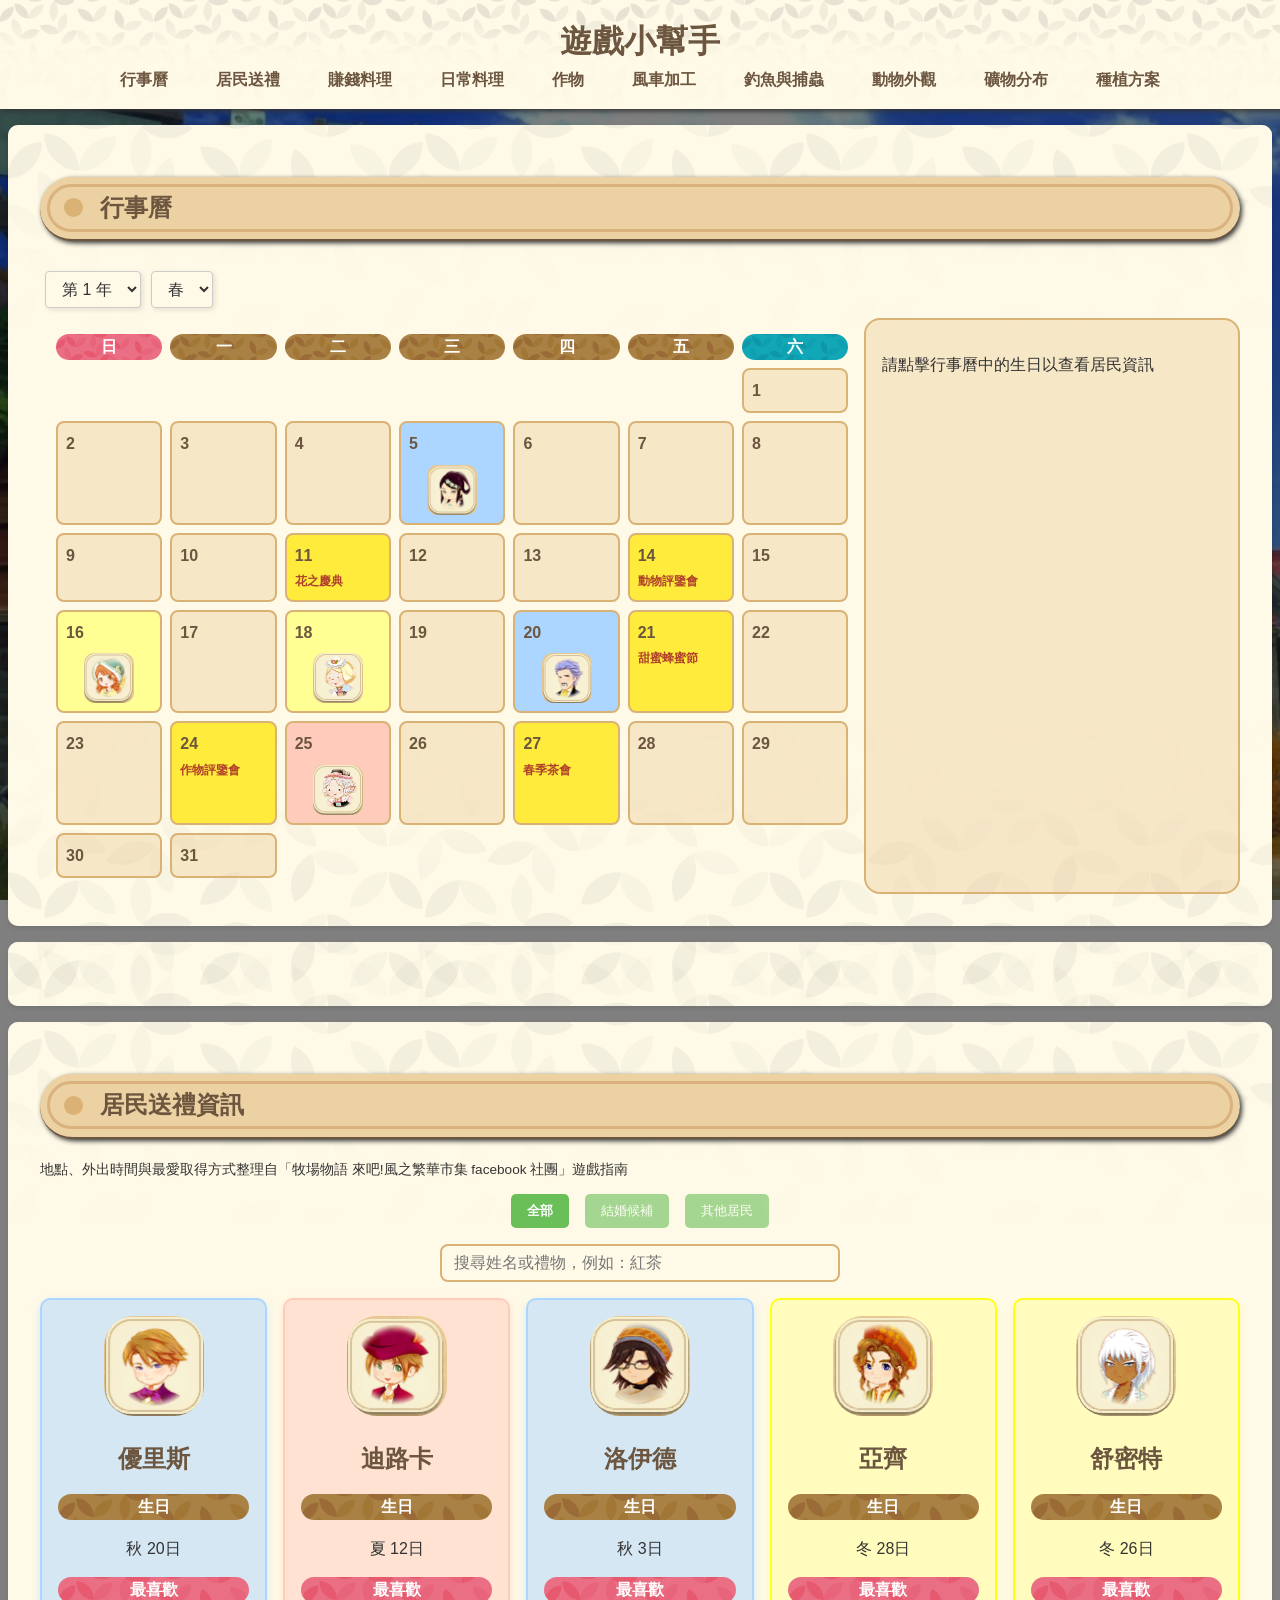
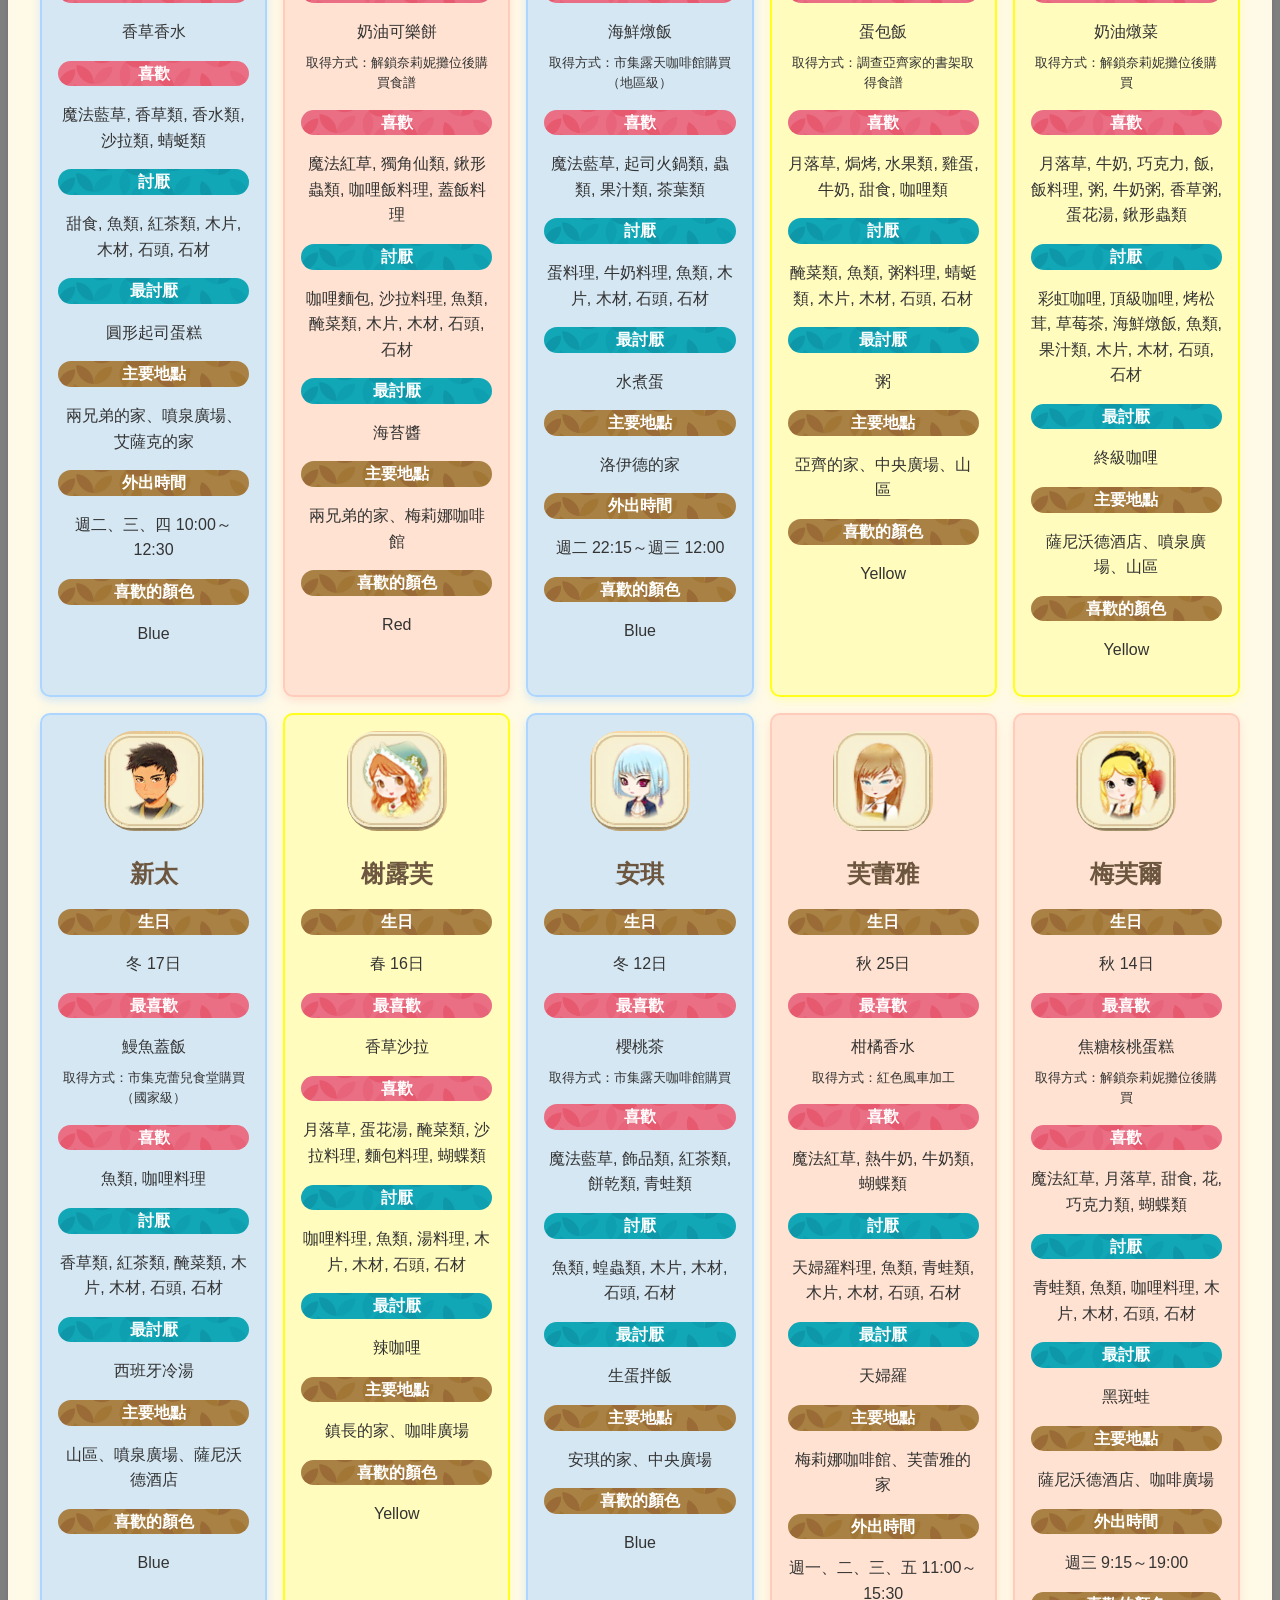
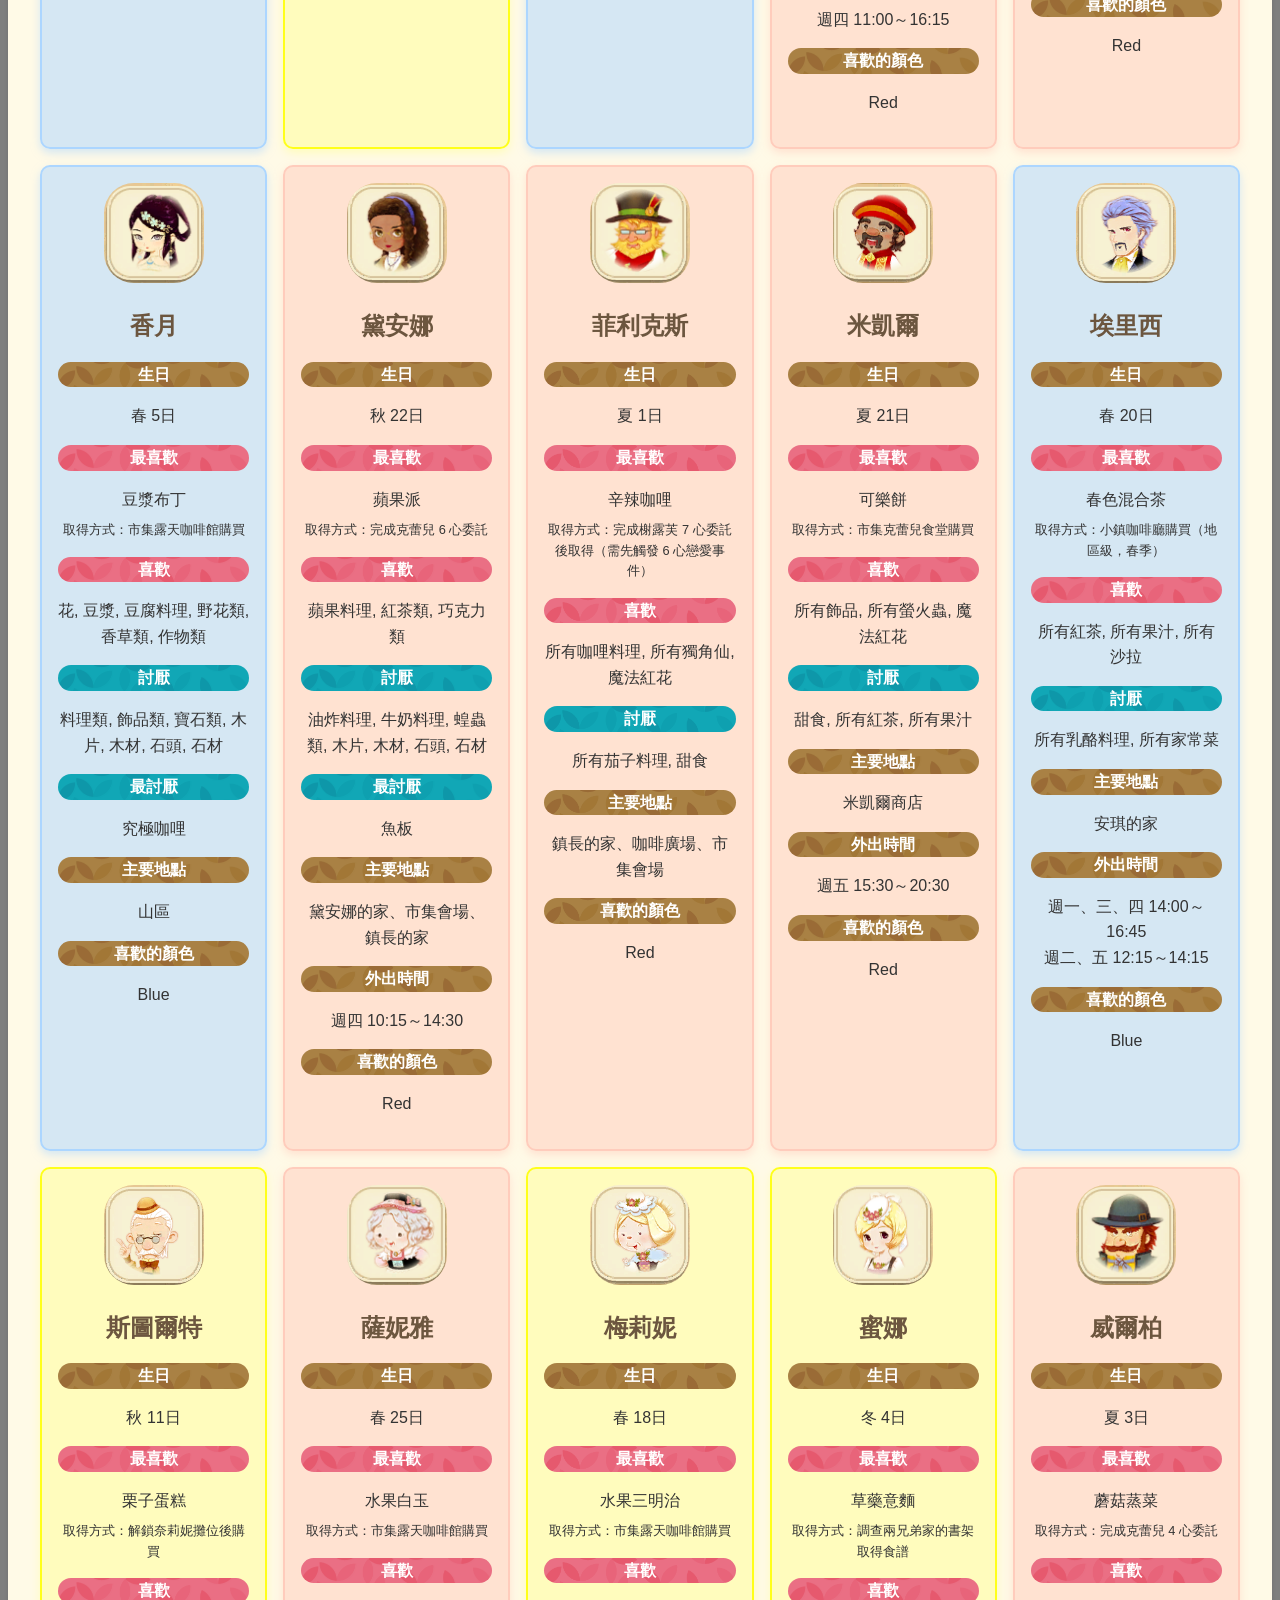
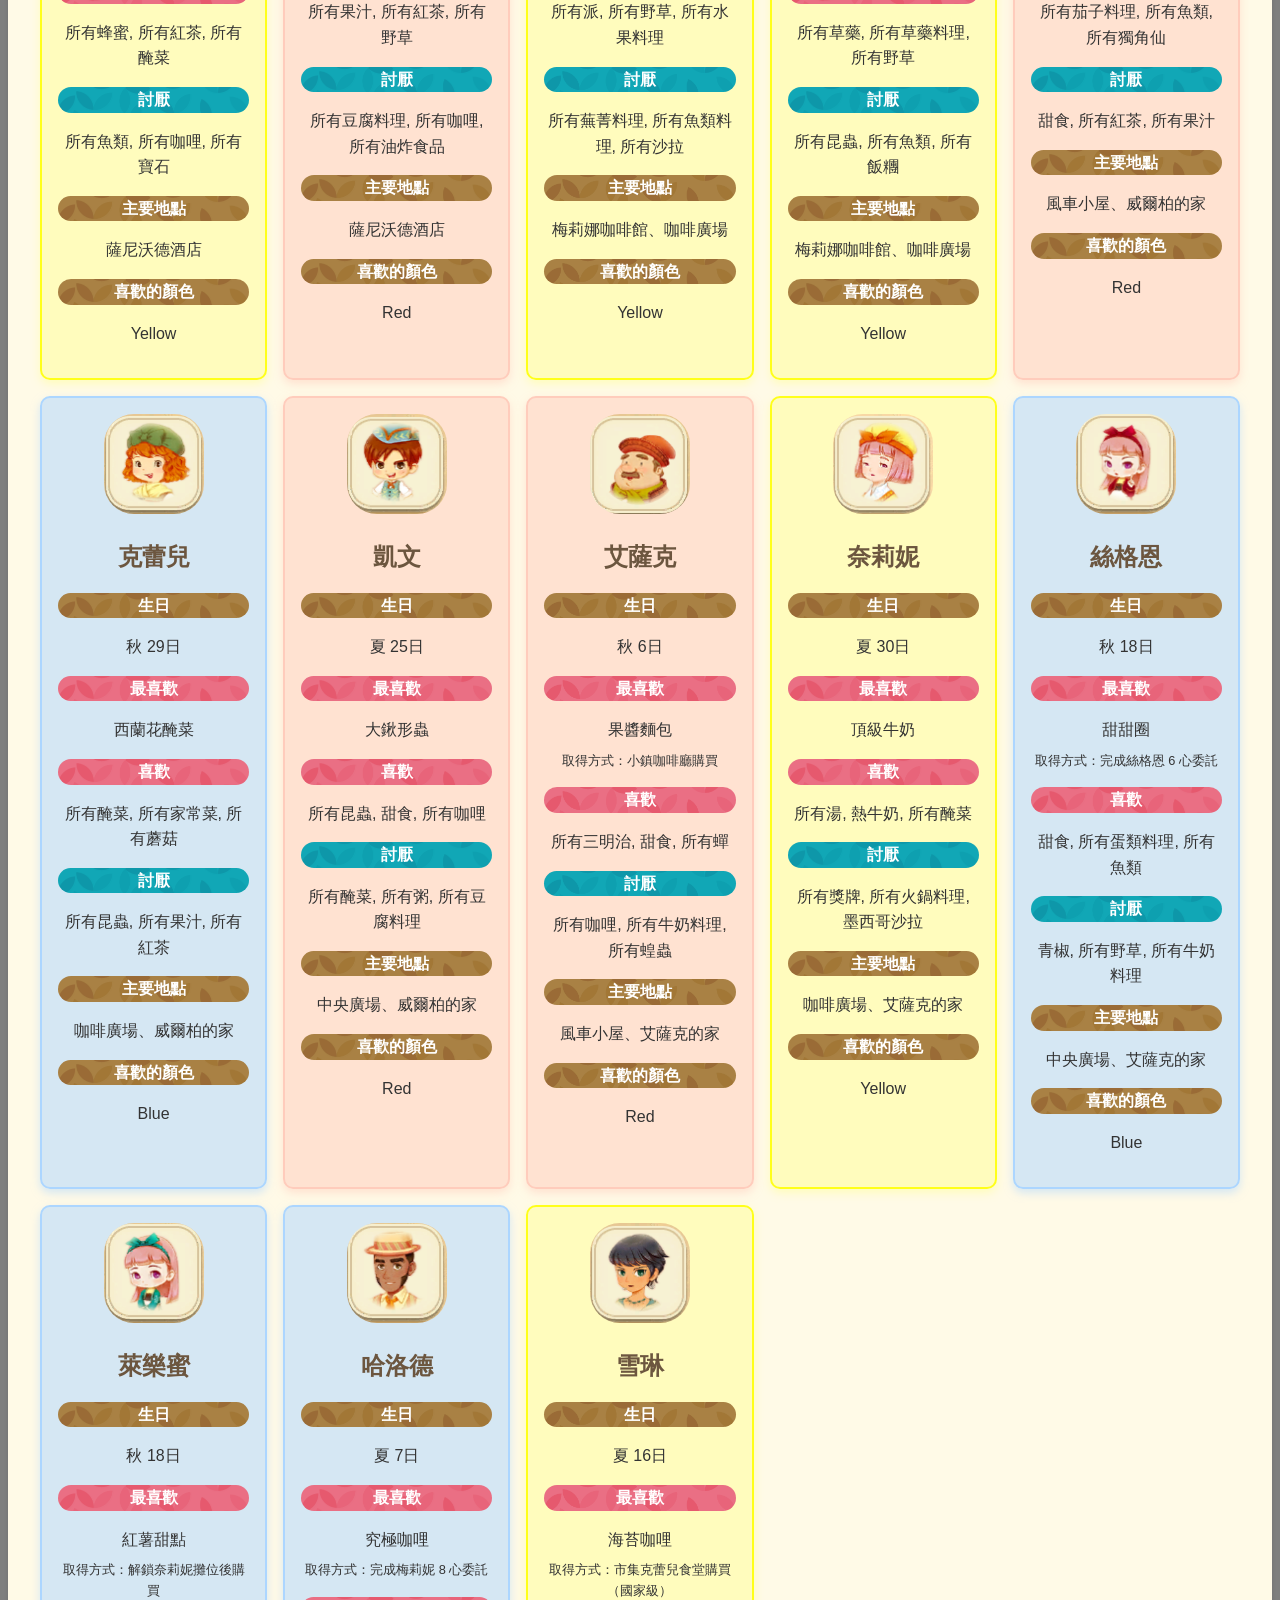
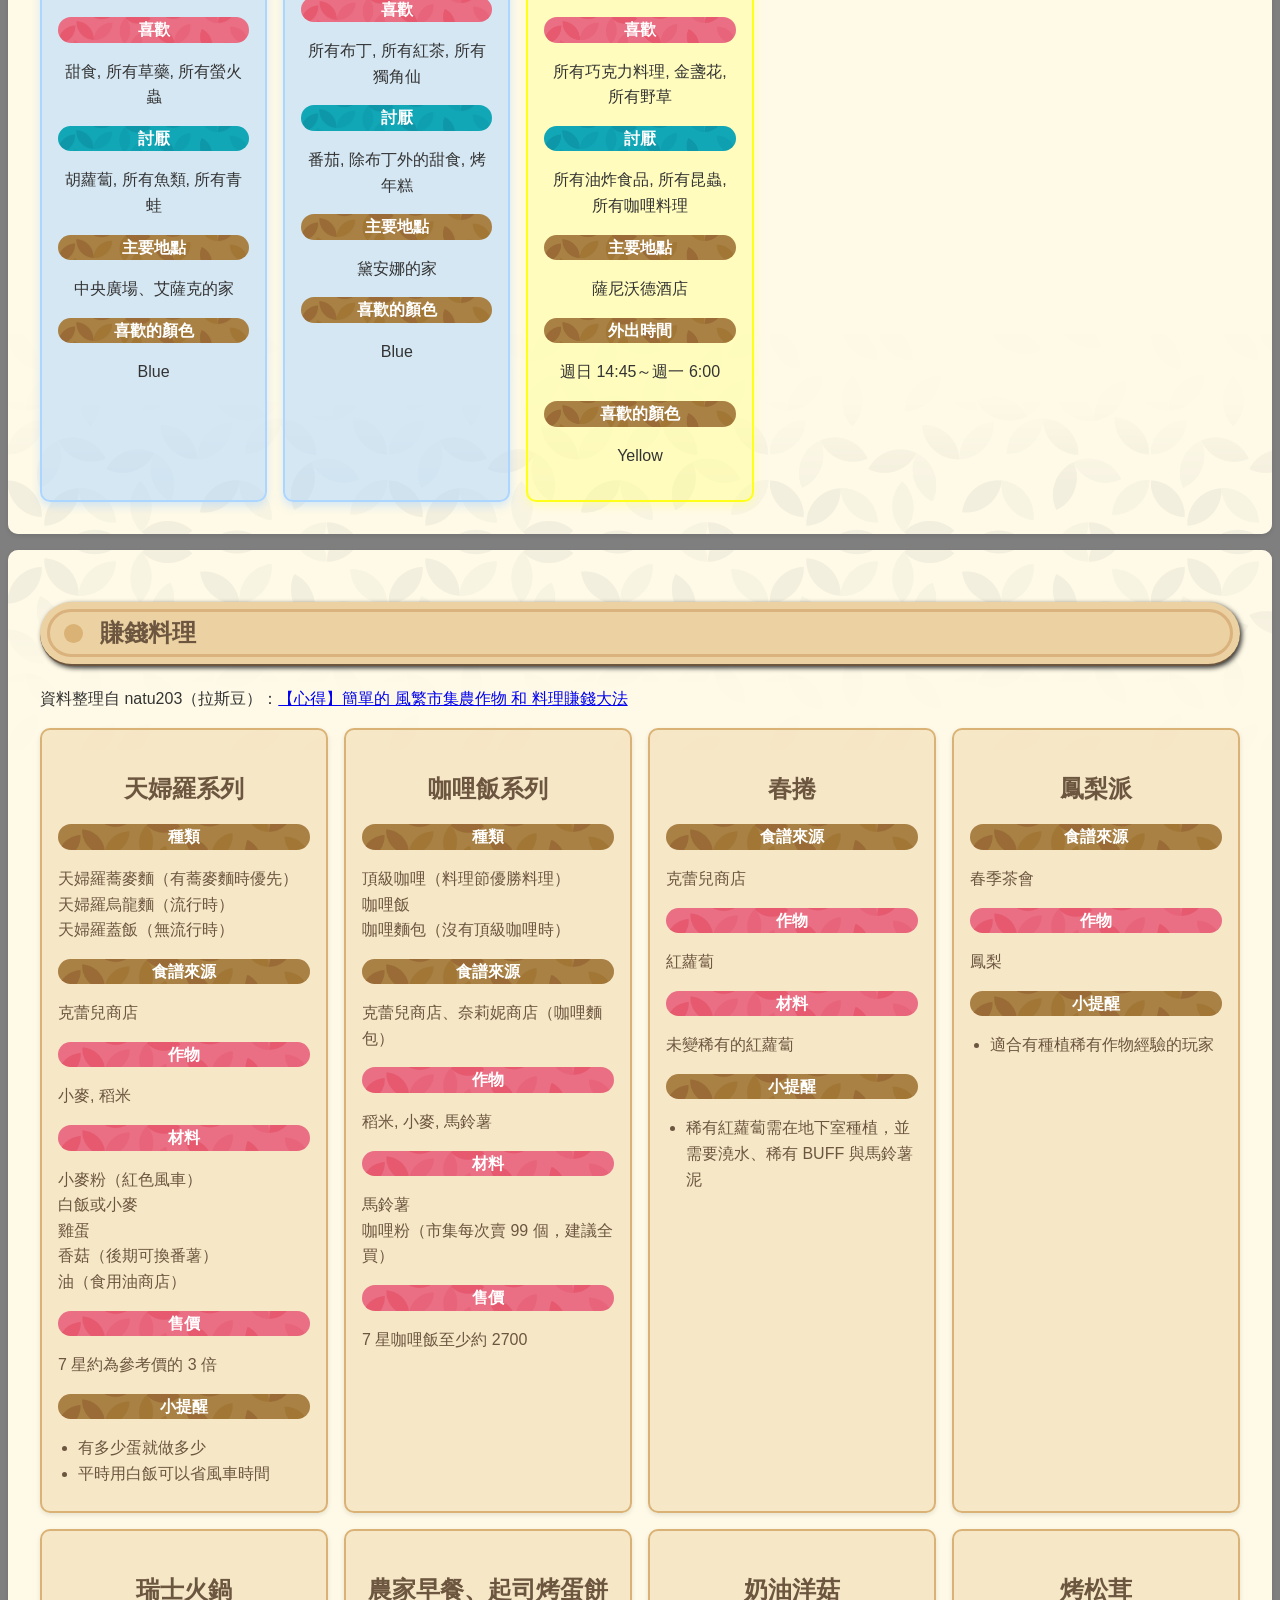
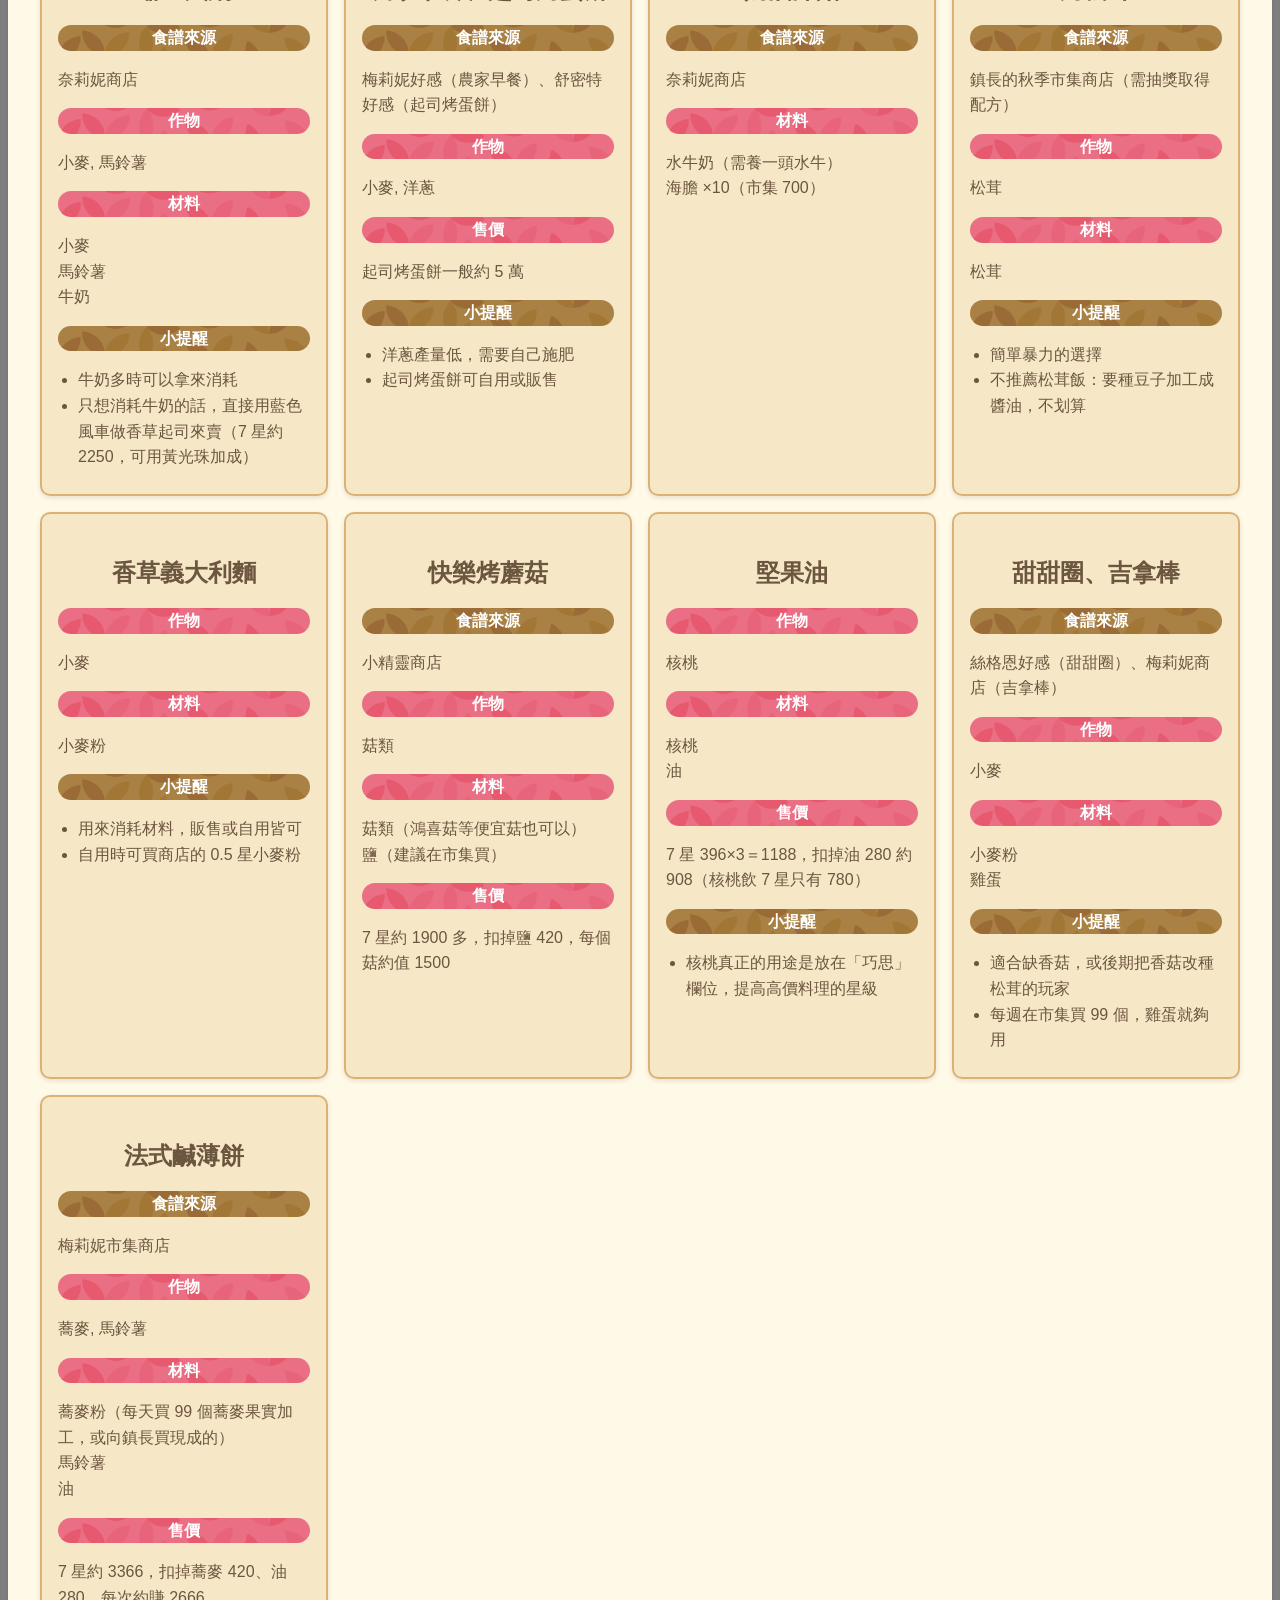
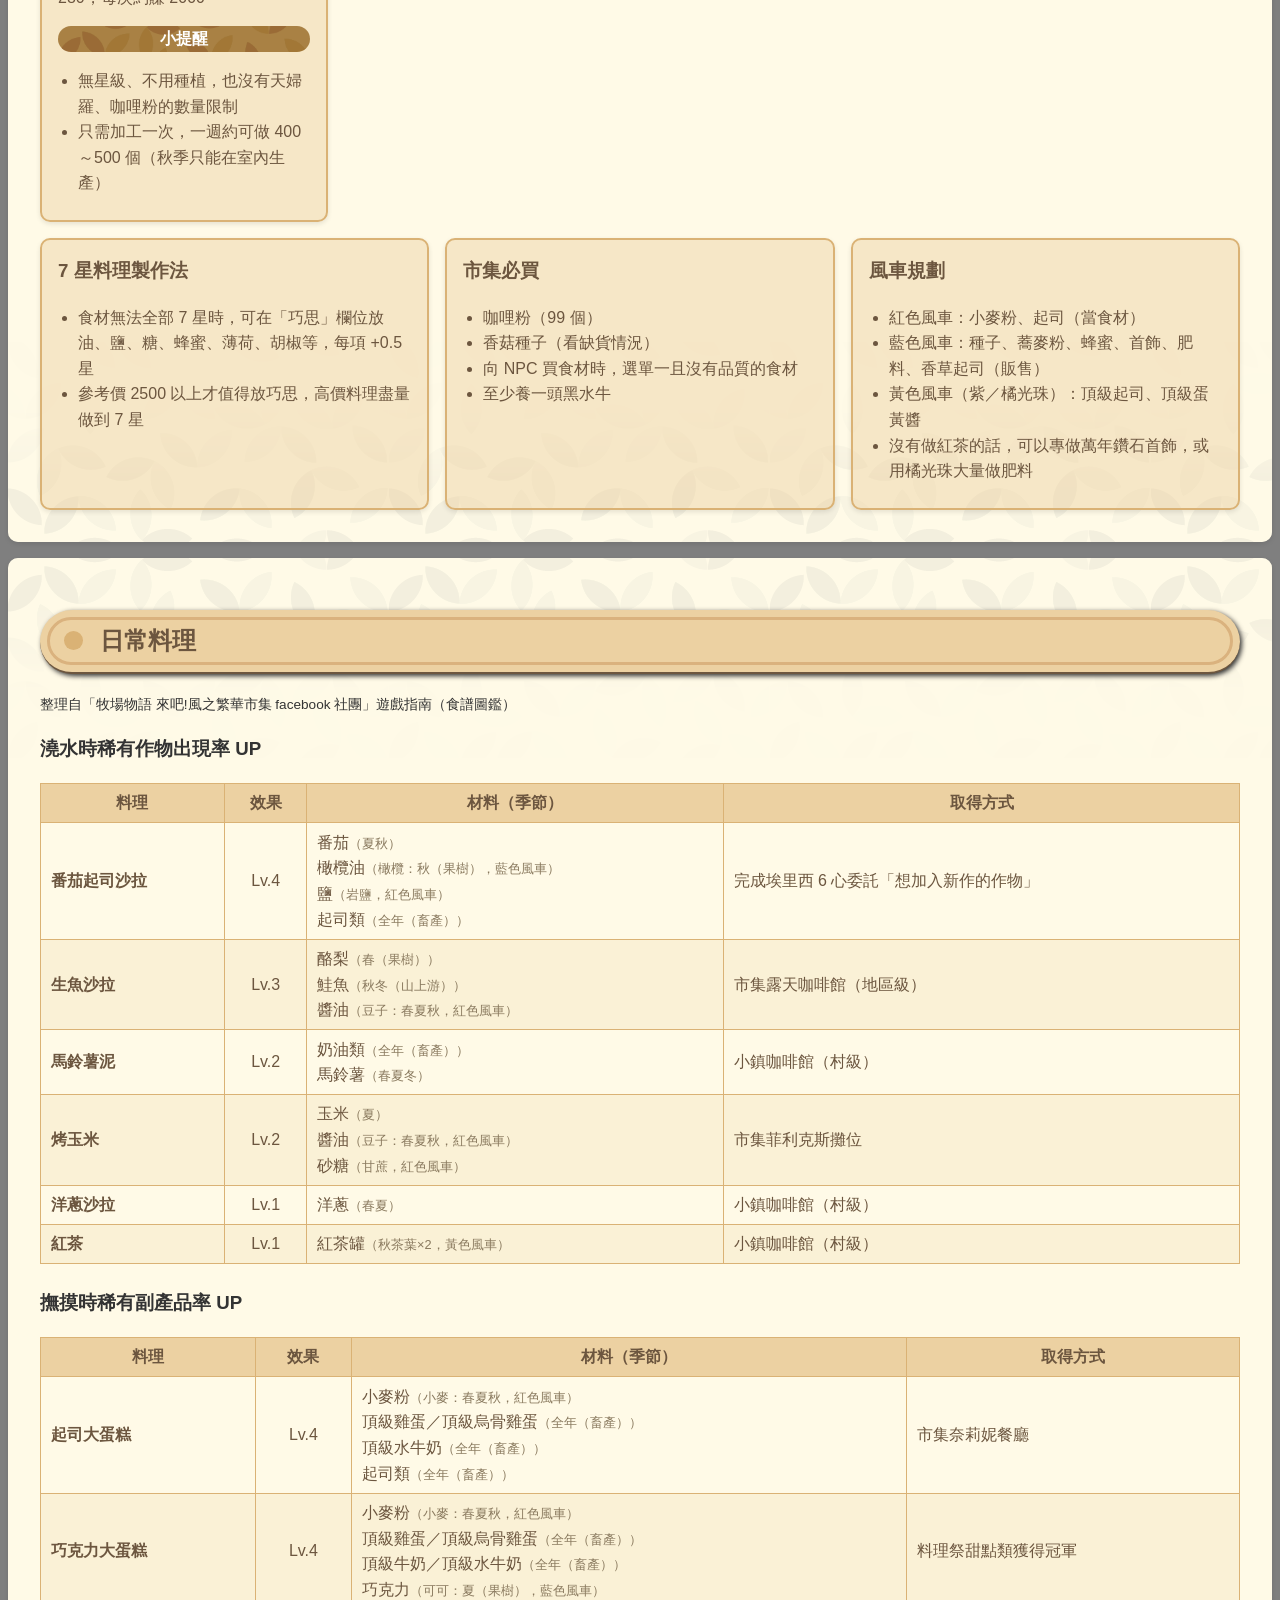
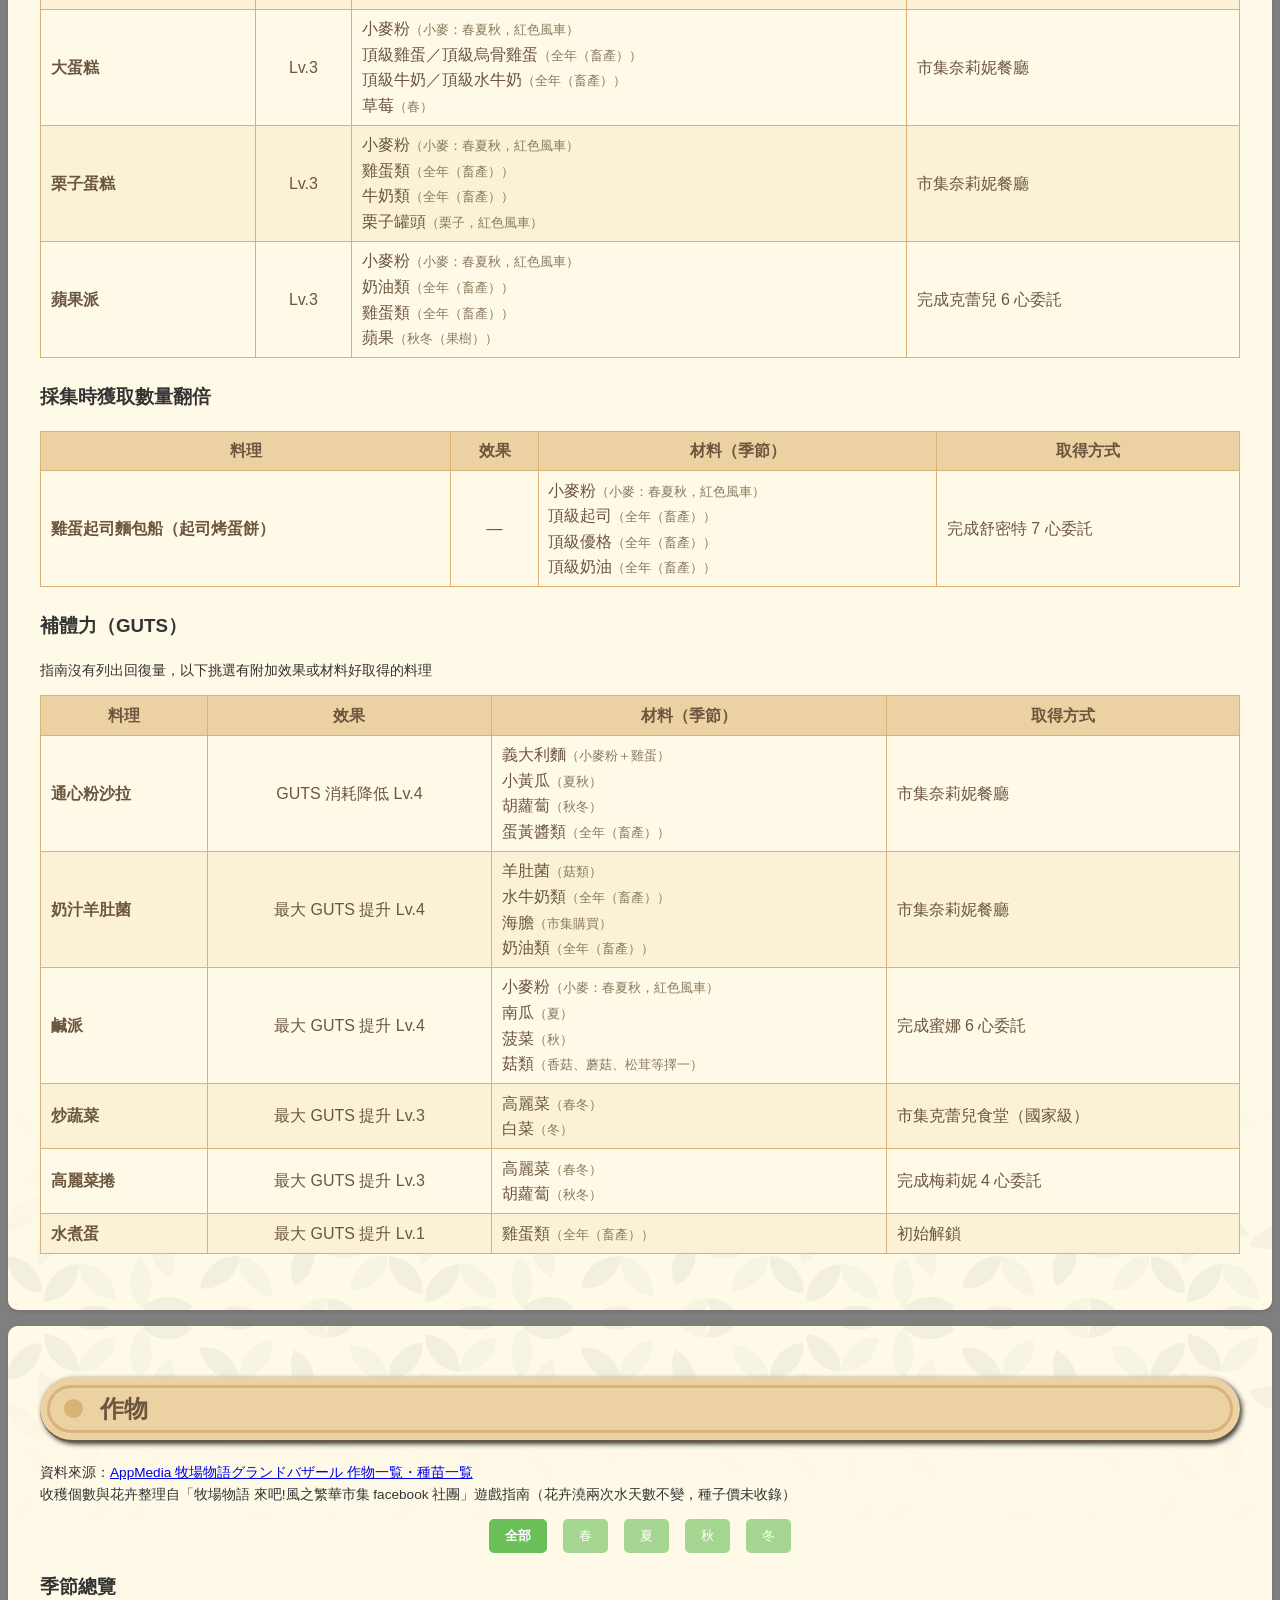
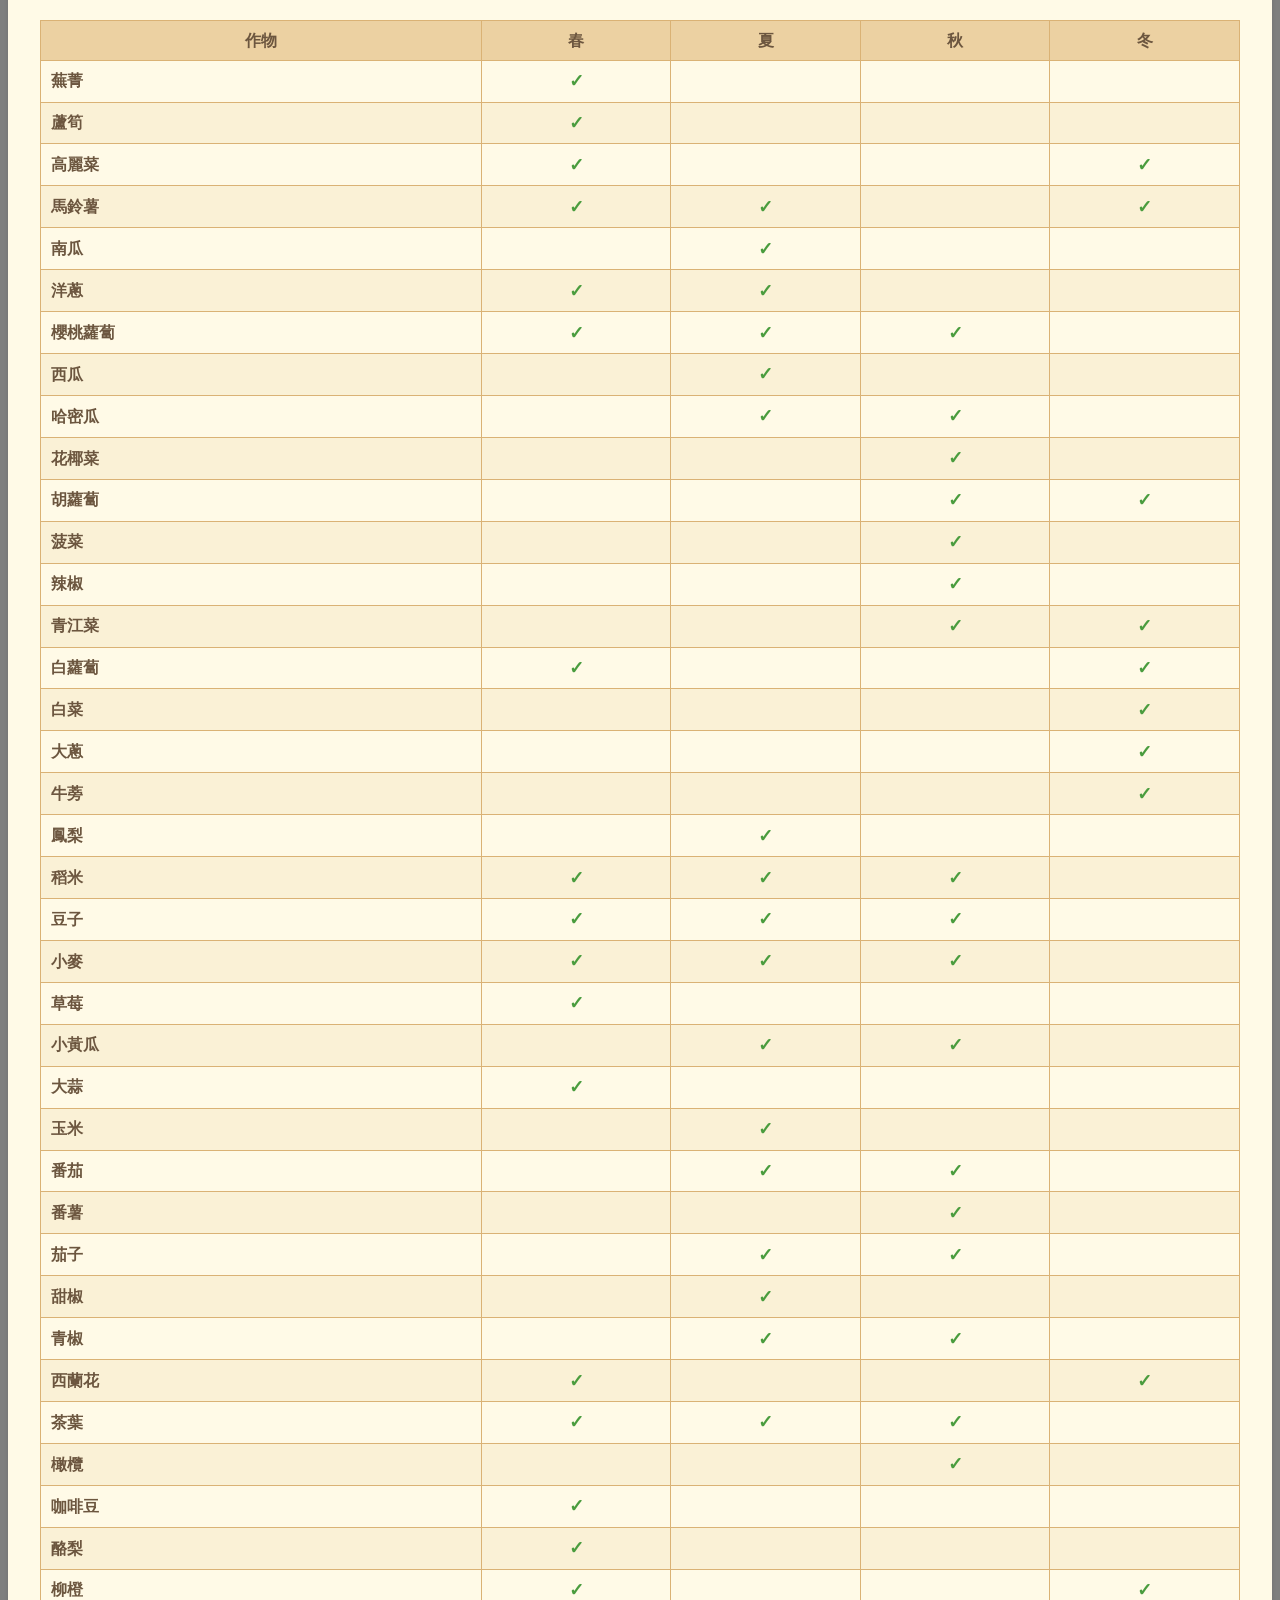
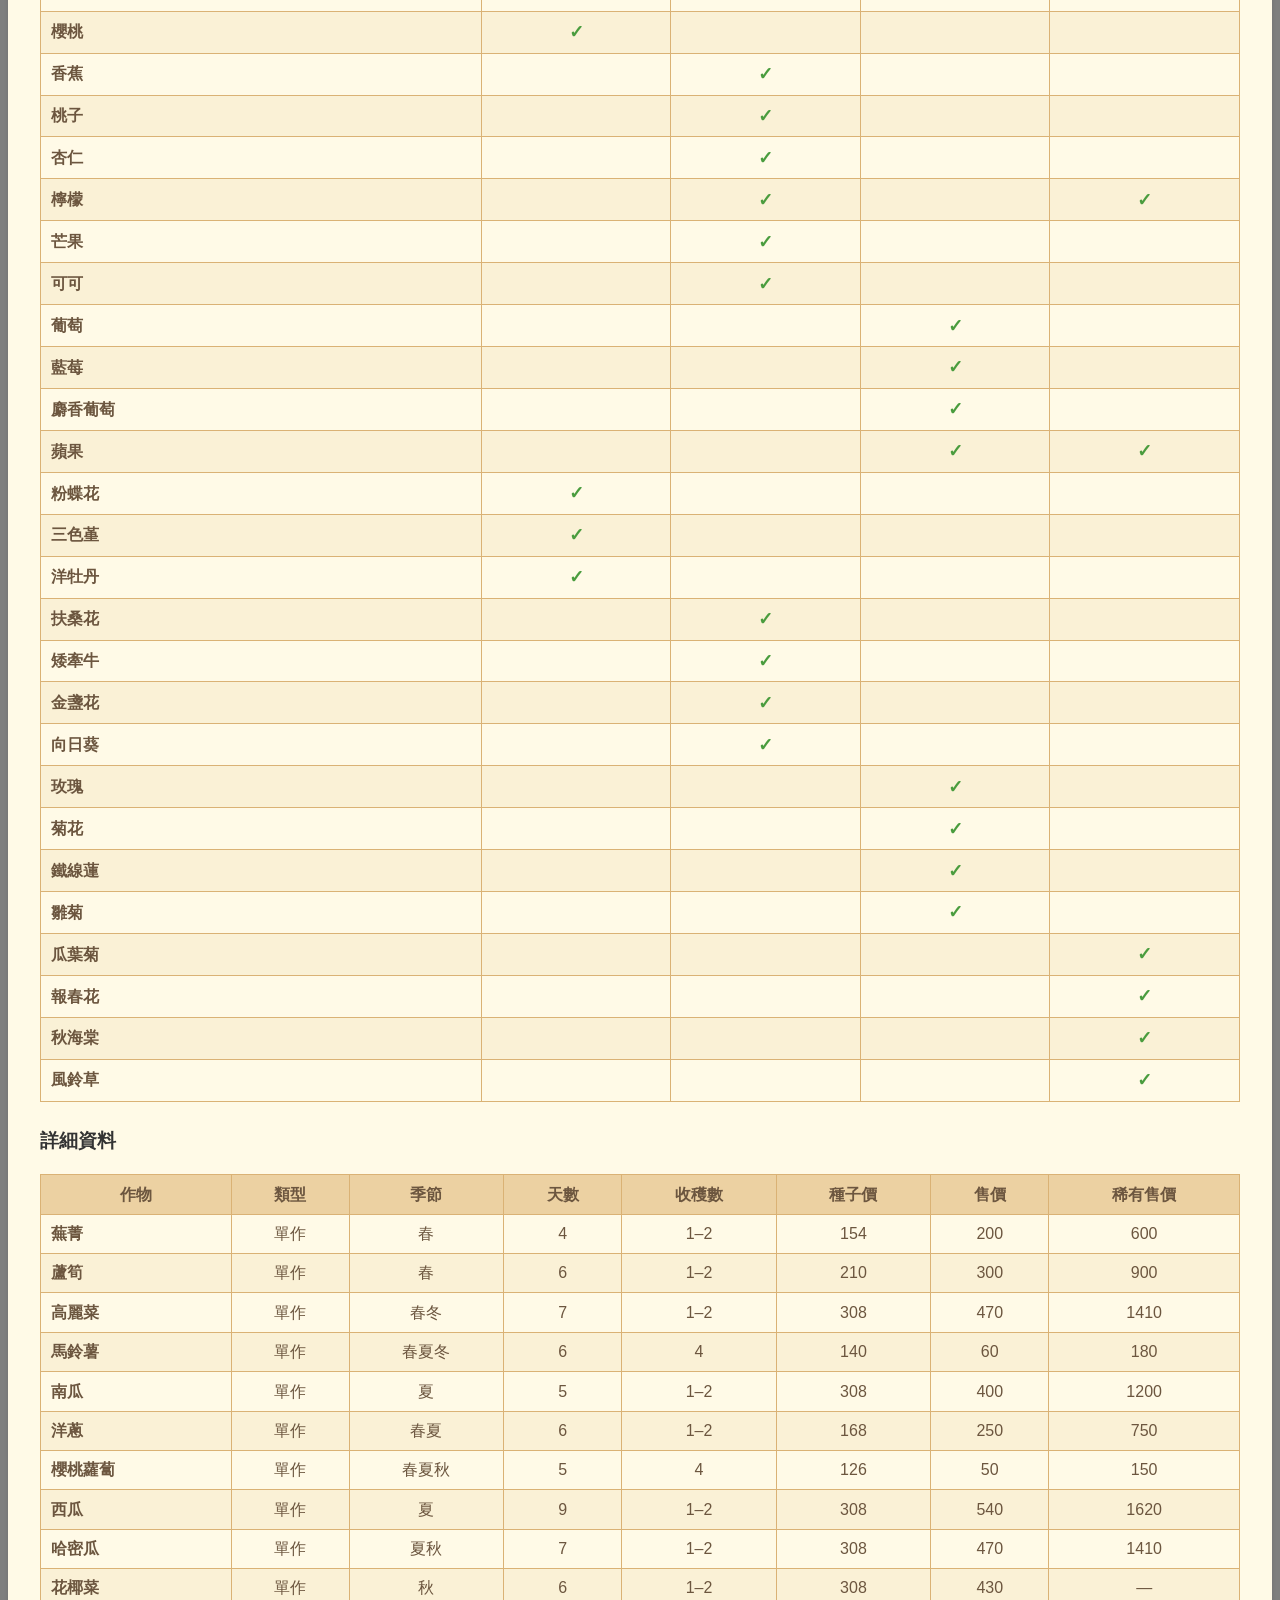
<file: index.html>
<!DOCTYPE html>
<html lang="en">

<head>
    <meta charset="UTF-8">
    <meta name="viewport" content="width=device-width, initial-scale=1.0">
    <title>遊戲小幫手</title>
    <link rel="stylesheet" href="styles.css">
    <link rel="icon" type="image/png" href="images/icon.png">
    <link rel=" apple-touch-icon" href="images/icon.png">
    <link rel="apple-touch-icon" sizes="180x180" href="images/icon.png">
</head>

<body>
    <header>
        <h1>遊戲小幫手</h1>
        <button type="button" class="nav-toggle" aria-label="開啟選單" aria-expanded="false" aria-controls="site-nav">
            <span></span><span></span><span></span>
        </button>
        <nav id="site-nav">
            <ul>
                <li><a href="#calendar">行事曆</a></li>
                <li><a href="#residents">居民送禮</a></li>
                <li><a href="#cooking">賺錢料理</a></li>
                <li><a href="#daily">日常料理</a></li>
                <li><a href="#crops">作物</a></li>
                <li><a href="#windmill">風車加工</a></li>
                <li><a href="#fishing">釣魚與捕蟲</a></li>
                <li><a href="#animals">動物外觀</a></li>
                <li><a href="#minerals">礦物分布</a></li>
                <li><a href="farm-plan.html">種植方案</a></li>
            </ul>
        </nav>
    </header>

    <main>
        <!-- 行事曆 -->
        <section>
            <div class="content" id="calendar">
                <h2>行事曆</h2>
                <div class="calendarCard" id="interactive-calendar">
                    <!-- JavaScript 生成互動式行事曆 -->
                </div>
            </div>
        </section>

        <!-- 礦物分布 -->
        <section>
            <div class="content" id="minerals">
                <h2>礦物分布</h2>
                <p>這裡的圖片來自於 予樂</p>
                <div class="tabs">
                    <button data-season="spring">春季</button>
                    <button data-season="summer">夏季</button>
                    <button data-season="fall">秋季</button>
                    <button data-season="winter">冬季</button>
                </div>
                <div id="mineral-gallery">
                    <img src="images/stone/spring_mountain.png" alt="Spring Mountain">
                    <img src="images/stone/spring_town.png" alt="Spring Town">
                </div>
            </div>
        </section>

        <!-- 居民送禮資訊 -->
        <section>
            <div class="content" id="residents">
                <h2>居民送禮資訊</h2>
                <p class="data-source">地點、外出時間與最愛取得方式整理自「牧場物語 來吧!風之繁華市集 facebook 社團」遊戲指南</p>
                <div class="tabs" id="resident-filter-tabs">
                    <button data-filter="all">全部</button>
                    <button data-filter="married">結婚候補</button>
                    <button data-filter="others">其他居民</button>
                </div>
                <input type="search" id="resident-search" placeholder="搜尋姓名或禮物，例如：紅茶">
                <div id="resident-cards">
                    <!-- JavaScript 生成居民卡片 -->
                </div>
            </div>
        </section>

        <!-- 賺錢料理 -->
        <section>
            <div class="content" id="cooking">
                <h2>賺錢料理</h2>
                <p id="cooking-source"></p>
                <div id="cooking-cards">
                    <!-- JavaScript 生成料理卡片 -->
                </div>
                <div id="cooking-tips">
                    <!-- JavaScript 生成製作建議 -->
                </div>
            </div>
        </section>

        <!-- 日常料理 -->
        <section>
            <div class="content" id="daily">
                <h2>日常料理</h2>
                <p class="data-source" id="daily-source"></p>
                <div id="daily-categories">
                    <!-- JavaScript 生成日常料理推薦 -->
                </div>
            </div>
        </section>

        <!-- 作物 -->
        <section>
            <div class="content" id="crops">
                <h2>作物</h2>
                <p class="data-source" id="crops-source"></p>
                <div class="tabs" id="crops-season-tabs">
                    <button data-season="">全部</button>
                    <button data-season="春">春</button>
                    <button data-season="夏">夏</button>
                    <button data-season="秋">秋</button>
                    <button data-season="冬">冬</button>
                </div>
                <h3>季節總覽</h3>
                <div class="table-wrapper">
                    <table class="data-table" id="crops-overview">
                        <!-- JavaScript 生成季節總覽表 -->
                    </table>
                </div>
                <h3>詳細資料</h3>
                <div class="table-wrapper">
                    <table class="data-table" id="crops-detail">
                        <!-- JavaScript 生成作物詳細資料 -->
                    </table>
                </div>
            </div>
        </section>

        <!-- 風車加工 -->
        <section>
            <div class="content" id="windmill">
                <h2>風車加工</h2>
                <p class="data-source" id="windmill-source"></p>
                <div class="tabs" id="windmill-tabs">
                    <!-- JavaScript 生成風車切換按鈕 -->
                </div>
                <div class="table-wrapper">
                    <table class="data-table" id="windmill-table">
                        <!-- JavaScript 生成風車加工表 -->
                    </table>
                </div>
            </div>
        </section>

        <!-- 釣魚與捕蟲 -->
        <section>
            <div class="content" id="fishing">
                <h2>釣魚與捕蟲</h2>
                <p class="data-source" id="fishing-source"></p>
                <div class="tabs" id="fishing-type-tabs">
                    <button data-type="fish">魚</button>
                    <button data-type="bugs">蟲</button>
                </div>
                <div class="tabs" id="fishing-season-tabs">
                    <button data-season="">全部</button>
                    <button data-season="春">春</button>
                    <button data-season="夏">夏</button>
                    <button data-season="秋">秋</button>
                    <button data-season="冬">冬</button>
                </div>
                <div class="table-wrapper">
                    <table class="data-table" id="fishing-table">
                        <!-- JavaScript 生成魚／蟲列表 -->
                    </table>
                </div>
            </div>
        </section>

        <!-- 動物外觀 -->
        <section>
            <div class="content" id="animals">
                <h2>動物外觀</h2>

                <div class="animal-gallery-container">
                    <button class="scroll-btn left">←</button>
                    <div class="animal-gallery">
                        <img src="images/animals/animal01.png" alt="Animal 1" />
                        <img src="images/animals/animal02.png" alt="Animal 2" />
                        <img src="images/animals/animal03.png" alt="Animal 3" />
                    </div>
                    <button class="scroll-btn right">→</button>
                </div>
            </div>
        </section>


    </main>

    <footer>
        <p>© 2025 牧場物語 風之市集</p>
    </footer>

    <script src="nav.js"></script>
    <script src="scripts.js"></script>
</body>

</html>
</file>
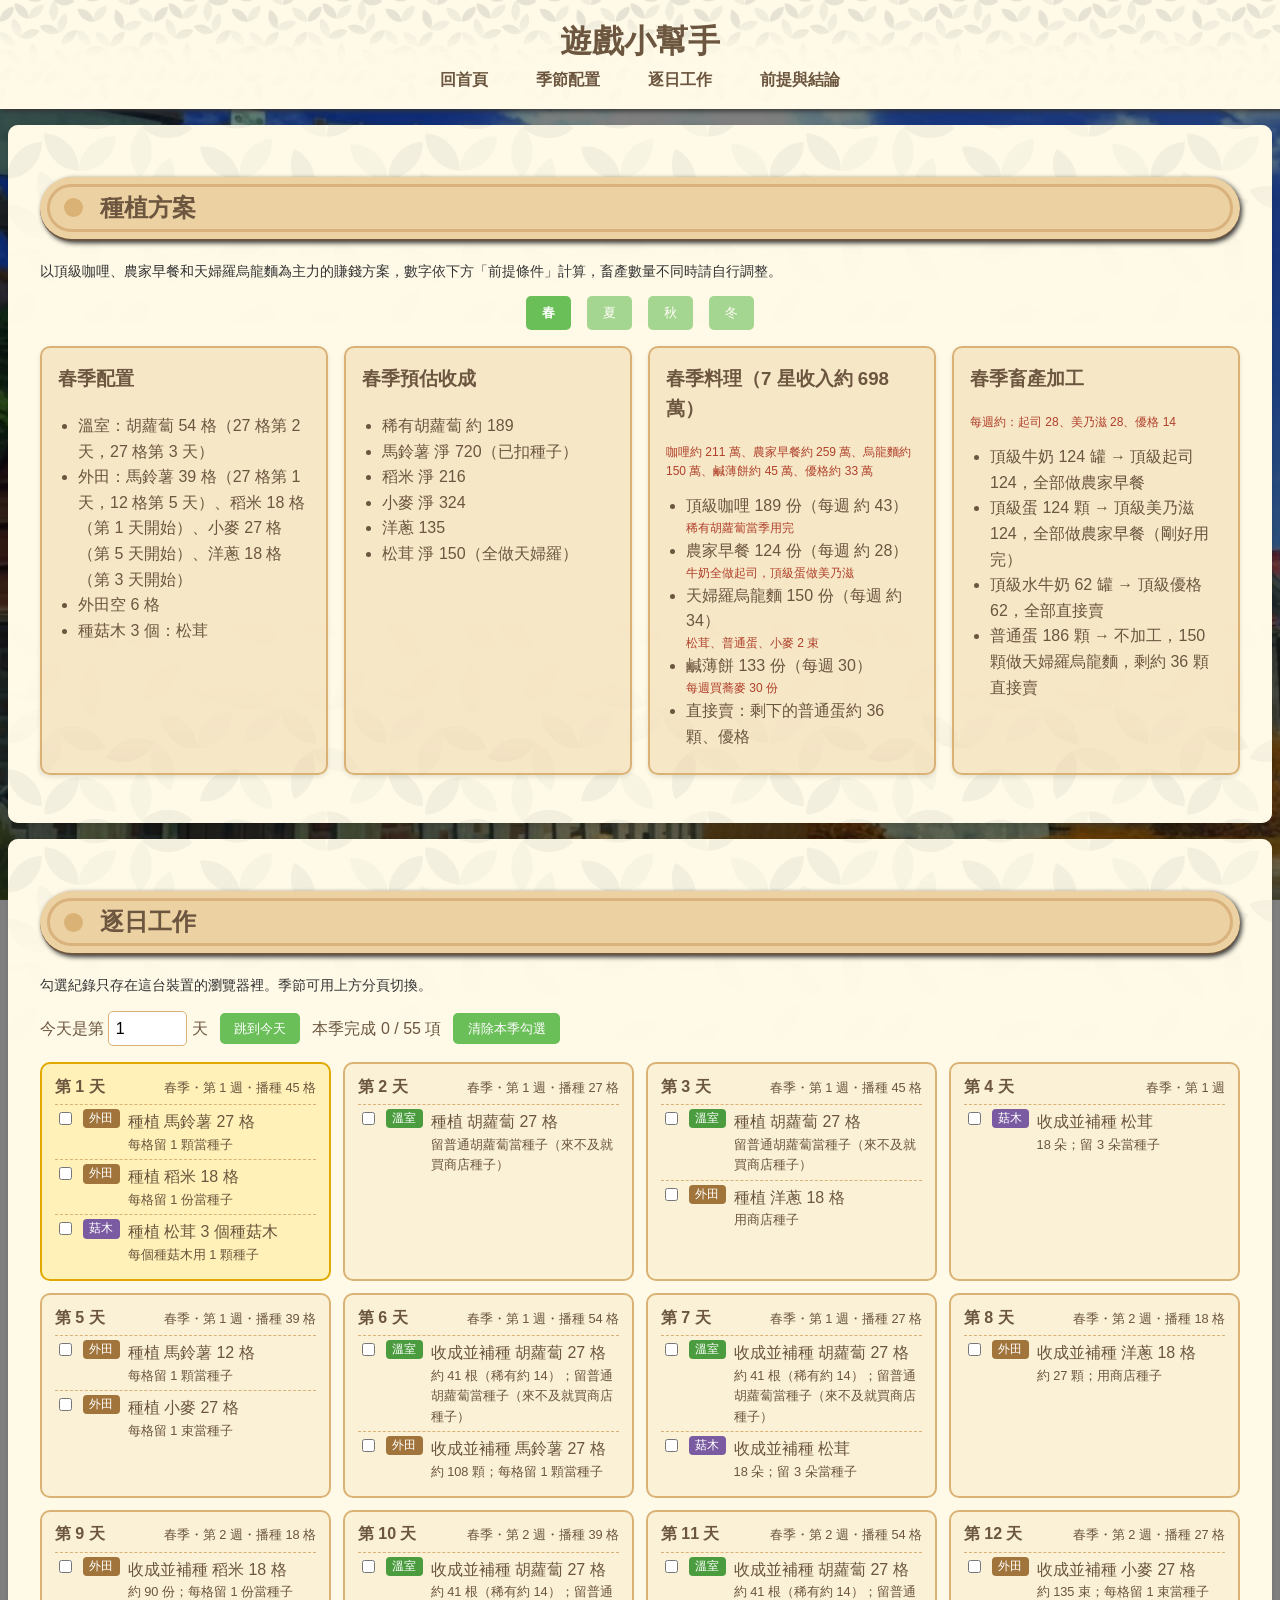
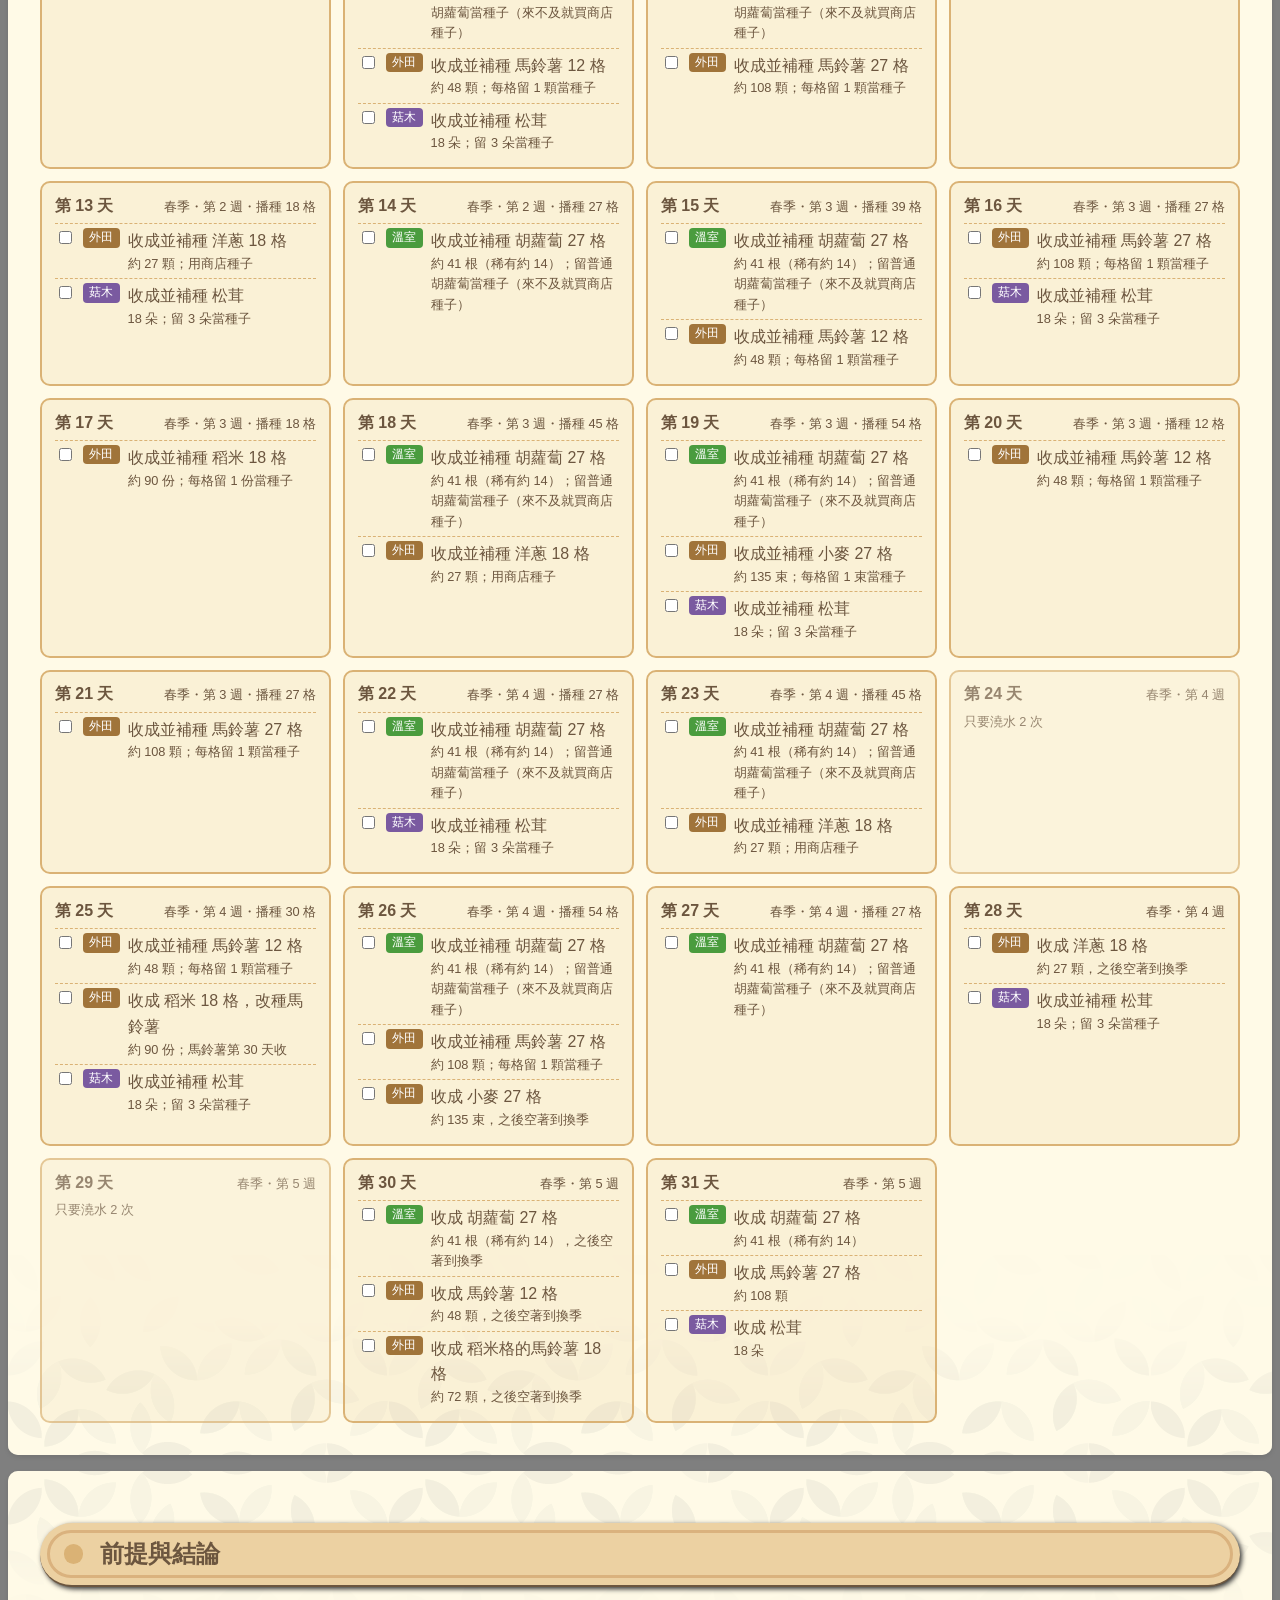
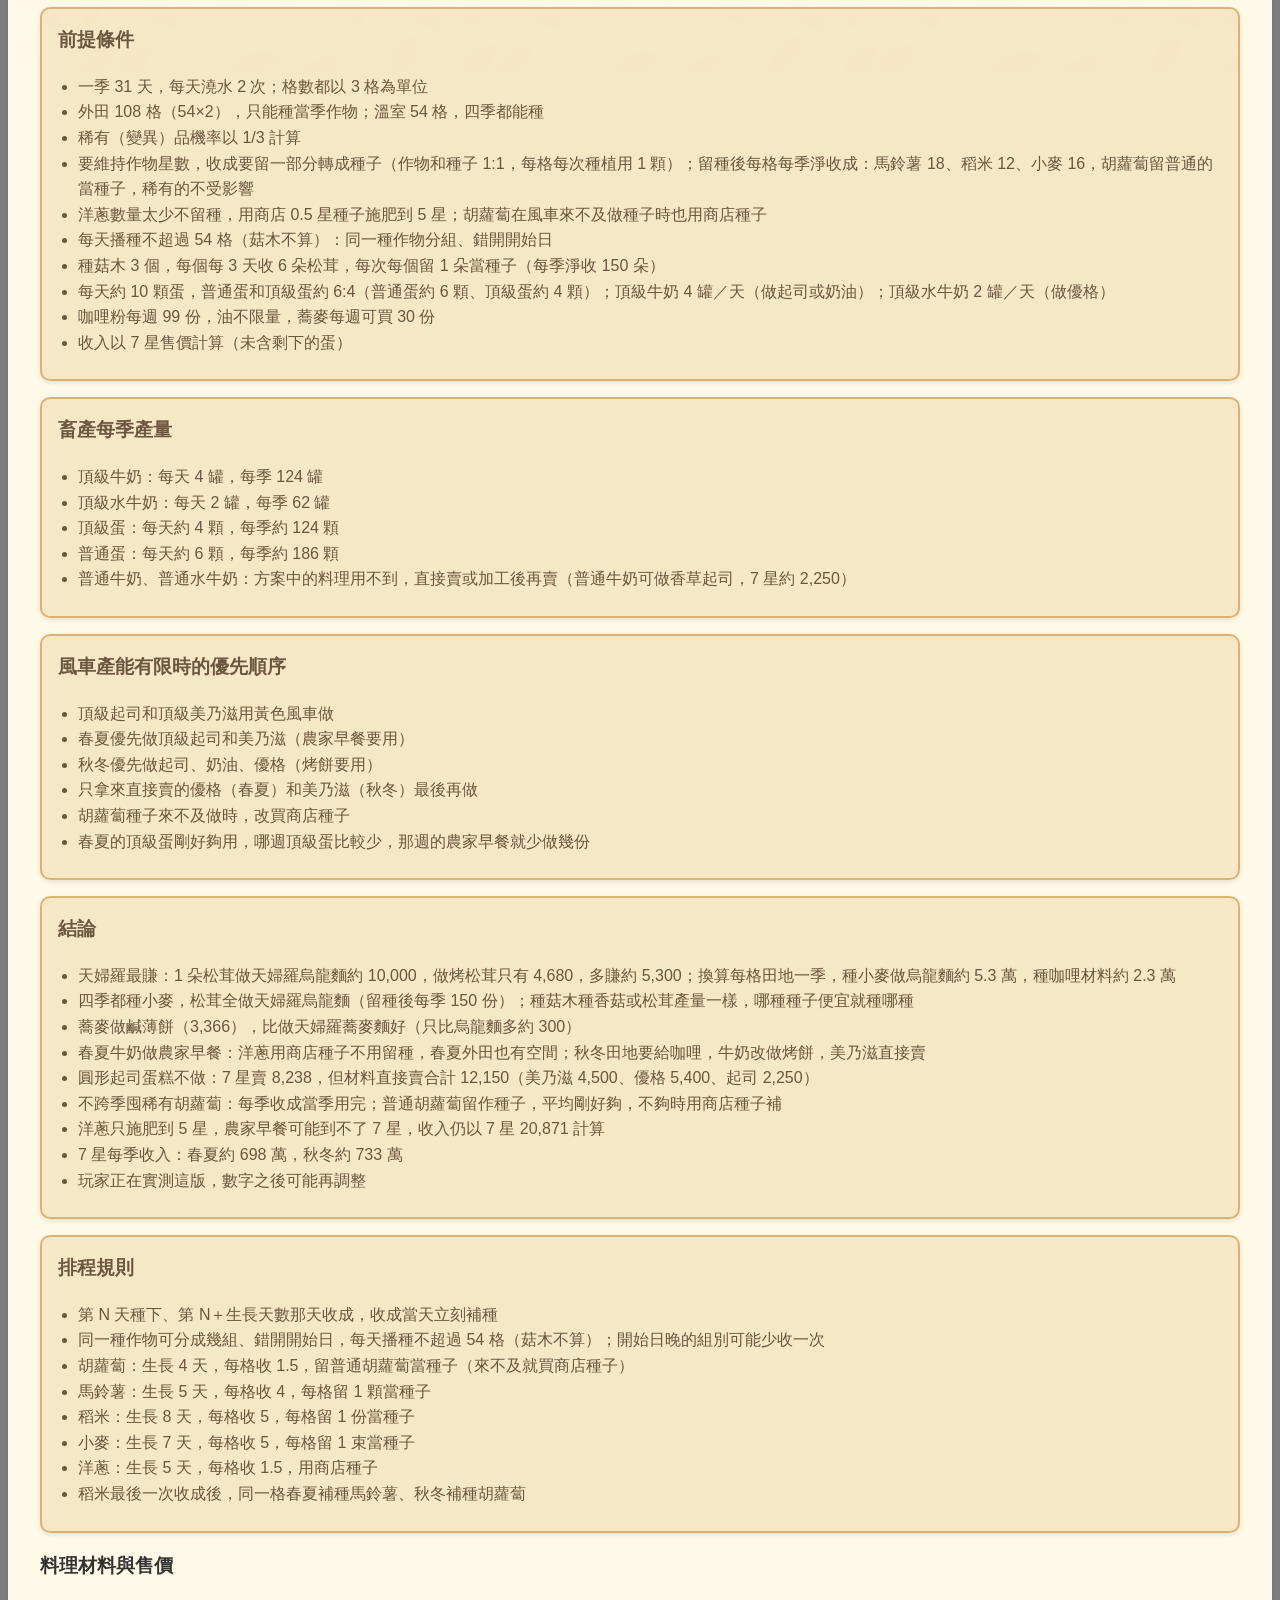
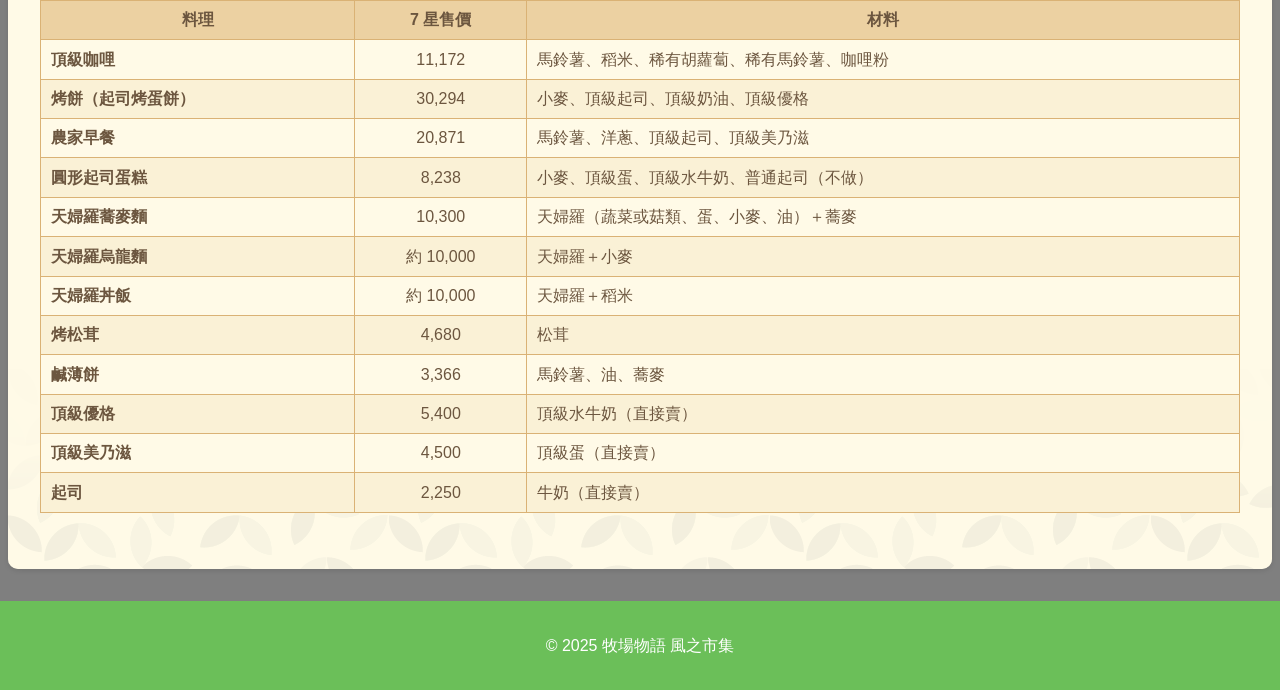
<file: farm-plan.html>
<!DOCTYPE html>
<html lang="zh-Hant">

<head>
    <meta charset="UTF-8">
    <meta name="viewport" content="width=device-width, initial-scale=1.0">
    <title>種植方案 - 遊戲小幫手</title>
    <link rel="stylesheet" href="styles.css">
    <link rel="icon" type="image/png" href="images/icon.png">
    <link rel="apple-touch-icon" sizes="180x180" href="images/icon.png">
</head>

<body>
    <header>
        <h1>遊戲小幫手</h1>
        <button type="button" class="nav-toggle" aria-label="開啟選單" aria-expanded="false" aria-controls="site-nav">
            <span></span><span></span><span></span>
        </button>
        <nav id="site-nav">
            <ul>
                <li><a href="index.html">回首頁</a></li>
                <li><a href="#plan">季節配置</a></li>
                <li><a href="#schedule">逐日工作</a></li>
                <li><a href="#basis">前提與結論</a></li>
            </ul>
        </nav>
    </header>

    <main>
        <!-- 季節配置 -->
        <section>
            <div class="content" id="plan">
                <h2>種植方案</h2>
                <p class="data-source">以頂級咖哩、農家早餐和天婦羅烏龍麵為主力的賺錢方案，數字依下方「前提條件」計算，畜產數量不同時請自行調整。</p>
                <div class="tabs" id="plan-season-tabs">
                    <button data-season="0">春</button>
                    <button data-season="1">夏</button>
                    <button data-season="2">秋</button>
                    <button data-season="3">冬</button>
                </div>
                <div id="plan-summary">
                    <!-- JavaScript 生成季節配置 -->
                </div>
            </div>
        </section>

        <!-- 逐日工作 -->
        <section>
            <div class="content" id="schedule">
                <h2>逐日工作</h2>
                <p class="data-source">勾選紀錄只存在這台裝置的瀏覽器裡。季節可用上方分頁切換。</p>
                <div class="schedule-tools">
                    <label for="schedule-today">今天是第 <input id="schedule-today" type="number" min="1" max="31" inputmode="numeric"> 天</label>
                    <button type="button" id="schedule-jump">跳到今天</button>
                    <span id="schedule-progress"></span>
                    <button type="button" id="schedule-reset">清除本季勾選</button>
                </div>
                <div id="schedule-days">
                    <!-- JavaScript 生成 31 天工作卡片 -->
                </div>
            </div>
        </section>

        <!-- 前提與結論 -->
        <section>
            <div class="content" id="basis">
                <h2>前提與結論</h2>
                <div id="plan-basis">
                    <!-- JavaScript 生成前提條件與結論 -->
                </div>
                <h3>料理材料與售價</h3>
                <div class="table-wrapper">
                    <table class="data-table" id="plan-recipes">
                        <!-- JavaScript 生成料理表 -->
                    </table>
                </div>
            </div>
        </section>
    </main>

    <footer>
        <p>© 2025 牧場物語 風之市集</p>
    </footer>

    <script src="nav.js"></script>
    <script src="farm-plan.js"></script>
</body>

</html>
</file>
<file: styles.css>
/* 基本樣式 */
body {
  font-family: "Arial", sans-serif;
  margin: 0;
  padding: 0;
  background: url("images/background/backgroud.jpg") no-repeat center center
    fixed;
  background-size: cover;
  position: relative;
  color: #333;
  line-height: 1.6;
}

body::before {
  content: "";
  position: absolute;
  top: 0;
  left: 0;
  width: 100%;
  height: 100%;
  background-color: rgba(0, 0, 0, 0.5); /* Semi-transparent black overlay */
  z-index: -1;
}

header {
  position: sticky;
  top: 0;
  background-color: #ecd1a2;
  color: #fff;
  padding: 1rem 0;
  text-align: center;
  box-shadow: 0 2px 5px rgba(0, 0, 0, 0.1);
  z-index: 1000;
  box-shadow: #333 2px 2px 5px;
  background-image: url("images/background/section_background.png");
  background-size: contain;
}

header h1 {
  margin: 0;
  font-size: 2rem;
  color: #6c563f;
}

nav ul {
  list-style: none;
  padding: 0;
  margin: 0;
  display: flex;
  justify-content: center;
  gap: 1rem;
}

nav ul li {
  display: inline;
}

nav ul li a {
  color: #6c563f;
  text-decoration: none;
  font-weight: bold;
  padding: 0.5rem 1rem;
  border-radius: 5px;
  transition: background-color 0.3s;
}

nav ul li a:hover {
  color: #fff;
  background-color: #6c563f;
}

/* 分頁樣式 */
main section {
  position: relative;
  padding: 2rem;
  margin: 1rem auto;
  max-width: 1200px;
  border-radius: 10px;
  background-color: #fffae7;
  box-shadow: 0 2px 5px rgba(0, 0, 0, 0.1);
  overflow: hidden;
}

main section::before,
main section::after {
  top: 0;
  left: 0;
  z-index: 0;
  height: 200px;
  width: 100%;
  content: "";
  position: absolute;
  background-image: url(images/background/section_background.png);
  background-repeat: repeat-x;
  opacity: 0.5;
}

main section::after {
  bottom: 0;
  top: auto;
  transform: scaleY(-1);
}

.content {
  position: relative;
  z-index: 20;
}

h2 {
  position: relative;
  color: #6c563f;
  border-bottom: 2px solid #6c563f;
  background-color: #ecd1a2;
  border-radius: 5em;
  padding: 0.3em 1em;
  padding-left: 2.5em;
  line-height: 2em;
  box-shadow: #333 2px 2px 5px;
}

h2::before {
  content: " ";
  position: absolute;
  top: 0.9em;
  left: 1em;
  width: 0.8em;
  height: 0.8em;
  border-radius: 50%;
  background-color: #dab275;
}

h2::after {
  top: 0.3em;
  left: 0.3em;
  bottom: 0.3em;
  right: 0.3em;
  content: "";
  position: absolute;
  border: 3px solid #dab27e;
  border-radius: 2em;
}

/* 行事曆 */
#interactive-calendar {
  flex-grow: 1;
  overflow-x: auto; /* 啟用水平滾動 */
  display: grid;
  gap: 0.5rem;
}

/* 響應式設計：針對小螢幕 */
@media (max-width: 768px) {
  #interactive-calendar {
    grid-template-columns: repeat(3, 1fr); /* 每列3天 */
  }

  #interactive-calendar div {
    min-width: 80px; /* 縮小單元格寬度 */
    font-size: 0.8rem; /* 縮小字體大小 */
  }

  nav ul {
    gap: 0rem;
  }
}

/* 行事曆與資訊區塊的佈局 */
#calendar-info-wrapper {
  display: flex;
  flex-direction: column;
}

@media (min-width: 768px) {
  #calendar-info-wrapper {
    flex-direction: row;
  }

  #interactive-calendar {
    width: 70%;
  }

  #info-container {
    width: 30%;
  }
}

#interactive-calendar {
  padding: 1rem;
}

#info-container {
  border-radius: 1rem;
  border: 2px solid #dab275;
  padding: 1rem;
  background-color: #ecd1a277;
}

/* 居民資訊卡片 */
#resident-cards {
  display: grid;
  grid-template-columns: repeat(auto-fit, minmax(200px, 1fr));
  gap: 1rem;
  margin-top: 1rem;
}

.resident-card {
  background: #fff;
  border: 1px solid #ddd;
  border-radius: 10px;
  padding: 1rem;
  text-align: center;
  box-shadow: 0 2px 5px rgba(0, 0, 0, 0.1);
}

.resident-card img {
  border-radius: 50%;
  margin-bottom: 1rem;
}

/* 根據居民喜歡的顏色設置卡片背景色，透明度50% */
.resident-card[data-color="Blue"] {
  background-color: rgba(172, 214, 255, 0.5);
}

.resident-card[data-color="Red"] {
  background-color: rgba(255, 204, 188, 0.5);
}

.resident-card[data-color="Yellow"] {
  background-color: rgba(255, 255, 147, 0.5);
}

/* 根據居民喜歡的顏色裝飾卡片 */
.resident-card[data-color="Blue"] {
  border: 2px solid #acd6ff;
  box-shadow: 0 4px 8px rgba(172, 214, 255, 0.5);
}

.resident-card[data-color="Red"] {
  border: 2px solid #ffccbc;
  box-shadow: 0 4px 8px rgba(255, 204, 188, 0.5);
}

.resident-card[data-color="Yellow"] {
  border: 2px solid #ffff1a;
  box-shadow: 0 4px 8px rgba(255, 255, 147, 0.5);
}

/* 居民送禮篩選與搜尋 */
#resident-filter-tabs button {
  opacity: 0.6;
}

#resident-filter-tabs button.active {
  opacity: 1;
  font-weight: bold;
}

#resident-search {
  display: block;
  width: 100%;
  max-width: 400px;
  margin: 0 auto;
  padding: 0.5rem 0.75rem;
  border: 2px solid #dab275;
  border-radius: 0.5rem;
  background-color: #fffae7;
  color: #6c563f;
  font-size: 1rem;
  box-sizing: border-box;
}

.resident-card mark {
  background-color: #ffeb3b;
  color: inherit;
  padding: 0 0.1em;
  border-radius: 3px;
}

.detail-note {
  font-size: 0.8rem;
  margin-top: -0.5rem;
}

/* 賺錢料理 */
#cooking-cards,
#cooking-tips {
  display: grid;
  grid-template-columns: repeat(auto-fit, minmax(240px, 1fr));
  gap: 1rem;
  margin-top: 1rem;
}

.cooking-card,
.cooking-tip {
  background-color: #ecd1a277;
  border: 2px solid #dab275;
  border-radius: 10px;
  padding: 1rem;
  color: #6c563f;
  box-shadow: 0 2px 5px rgba(0, 0, 0, 0.1);
}

.cooking-card ul,
.cooking-tip ul {
  text-align: left;
  padding-left: 1.25rem;
  margin: 0.5rem 0;
}

.cooking-tip h3 {
  margin-top: 0;
}

/* 作物與風車加工表格 */
.data-source {
  font-size: 0.85rem;
}

.table-wrapper {
  overflow-x: auto; /* 手機上表格可左右滑動 */
  margin-bottom: 1.5rem;
}

.data-table {
  width: 100%;
  border-collapse: collapse;
  color: #6c563f;
  background-color: #fffae7;
}

.data-table th,
.data-table td {
  border: 1px solid #dab275;
  padding: 0.4rem 0.6rem;
  text-align: center;
  white-space: nowrap;
}

.data-table th {
  background-color: #ecd1a2;
  position: sticky;
  top: 0;
}

.data-table tbody tr:nth-child(even) {
  background-color: #ecd1a240;
}

.data-table .crop-label {
  text-align: left;
  font-weight: bold;
}

.crop-image {
  width: 32px;
  height: 32px;
  vertical-align: middle;
  margin-right: 0.4rem;
}

.season-yes {
  color: #4a9c3e;
  font-weight: bold;
  font-size: 1.1rem;
}

/* 日常料理 */
.daily-table td:nth-child(3),
.daily-table td:nth-child(4) {
  text-align: left;
  white-space: normal; /* 材料與取得方式可換行 */
  min-width: 10rem;
}

.ingredient-season {
  font-size: 0.8rem;
  color: #8a7a5f;
}

/* 選到的季節欄位 */
.data-table .season-current {
  background-color: #6bbf5933;
}

.note-row td {
  text-align: left;
  font-size: 0.8rem;
}

#windmill-table td:nth-child(2) {
  text-align: left;
  white-space: normal; /* 材料欄位可換行 */
}

.item-note {
  display: block;
  font-size: 0.75rem;
  color: #b0412b;
}

#windmill-tabs button[data-color="red"] {
  background: #d9634c;
}

#windmill-tabs button[data-color="blue"] {
  background: #4c8fd9;
}

#windmill-tabs button[data-color="yellow"] {
  background: #d9b84c;
}

#windmill-tabs button {
  opacity: 0.6;
}

#windmill-tabs button.active {
  opacity: 1;
  font-weight: bold;
}

/* 釣魚與捕蟲 */
#fishing-type-tabs button,
#fishing-season-tabs button,
#crops-season-tabs button {
  opacity: 0.6;
}

#fishing-type-tabs button.active,
#fishing-season-tabs button.active,
#crops-season-tabs button.active {
  opacity: 1;
  font-weight: bold;
}

#fishing-table td:nth-child(5) {
  white-space: normal; /* 地點欄位可換行 */
  min-width: 10rem;
}

/* 動物外觀 */
.image-gallery {
  display: grid;
  grid-template-columns: repeat(auto-fit, minmax(150px, 1fr));
  gap: 1rem;
}

.image-gallery img {
  width: 100%;
  border-radius: 10px;
  box-shadow: 0 2px 5px rgba(0, 0, 0, 0.1);
}

/* 礦物分布 */
.tabs {
  display: flex;
  justify-content: center;
  gap: 1rem;
  margin-bottom: 1rem;
}

.tabs button {
  background: #6bbf59;
  color: #fff;
  border: none;
  padding: 0.5rem 1rem;
  border-radius: 5px;
  cursor: pointer;
  transition: background-color 0.3s;
}

.tabs button:hover {
  background: #4a9c3e;
}

#mineral-gallery {
  display: flex;
  flex-direction: column;
  align-items: center;
  gap: 1rem;
}

#mineral-gallery img {
  max-width: 100%;
  height: auto;
  border-radius: 10px;
  box-shadow: 0 2px 5px rgba(0, 0, 0, 0.1);
}

.animal-gallery-container {
  position: relative;
  display: flex;
  align-items: center;
}

.scroll-btn {
  background-color: rgba(0, 0, 0, 0.5);
  color: white;
  border: none;
  cursor: pointer;
  padding: 10px;
  z-index: 10;
}

.animal-gallery {
  display: flex;
  overflow-x: auto;
  scroll-snap-type: x mandatory;
  gap: 10px;
  padding: 10px;
  scroll-behavior: smooth; /* 平滑滾動效果 */
}

.animal-gallery img {
  scroll-snap-align: center;
  max-width: 100%;
  height: auto;
  object-fit: contain; /* 確保圖片等比例縮放 */
  border-radius: 10px;
}

/* 限制畫面上每次只顯示一張圖片 */
.animal-gallery {
  display: flex;
  overflow-x: auto;
  scroll-snap-type: x mandatory;
  gap: 10px;
  padding: 10px;
  scroll-behavior: smooth; /* 平滑滾動效果 */
}

.animal-gallery img {
  flex: 0 0 100%; /* 每次只顯示一張圖片 */
}

/* Footer */
footer {
  text-align: center;
  padding: 1rem;
  background: #6bbf59;
  color: #fff;
  margin-top: 2rem;
}

.weekday-cell,
.favorite,
.like,
.dislike,
.normal {
  border-radius: 10em;
  background-size: cover;
  text-align: center;
  font-weight: bold;
  color: #fff;
}

.favorite,
.like {
  background-image: url("images/background/sunday_background.png");
}

.dislike {
  background-image: url("images/background/saturday_background.png");
}

.normal {
  background-image: url("images/background/normal_background.png");
}

.dateCell {
  padding: 0.5rem;
  text-align: left;
  border: 2px solid #dab275;
  border-radius: 0.5rem;
  color: #6c563f;
  font-weight: bold;
  background-color: #ecd1a277;
}

.festival-label {
  display: block;
  margin-top: 0.25rem;
  font-size: 0.75rem;
  color: #b0412b;
}

.event-name {
  font-size: 1.5rem;
  font-weight: bold;
  text-align: center;
  margin-bottom: 1rem;
  color: #6c563f;
}

/* Style for year and season dropdowns in the calendar section */
#calendar select {
  padding: 8px 12px;
  margin: 10px 5px;
  border: 1px solid #ccc;
  border-radius: 4px;
  background-color: #fffae7;
  font-size: 16px;
  color: #333;
  box-shadow: 2px 2px 5px rgba(0, 0, 0, 0.1);
  transition: all 0.3s ease;
}

#calendar select:hover {
  border-color: #999;
  box-shadow: 2px 2px 8px rgba(0, 0, 0, 0.2);
}

#calendar select:focus {
  outline: none;
  border-color: #666;
  box-shadow: 2px 2px 10px rgba(0, 0, 0, 0.3);
}

/* 種植方案頁 */
#plan-season-tabs button {
  opacity: 0.6;
}

#plan-season-tabs button.active {
  opacity: 1;
  font-weight: bold;
}

.plan-cards {
  display: grid;
  grid-template-columns: repeat(auto-fit, minmax(220px, 1fr));
  gap: 1rem;
  margin: 1rem 0;
}

.plan-cards h3 {
  margin-top: 0;
}

.plan-cards .item-note {
  display: block;
}

.recipe-ingredients {
  text-align: left !important;
  white-space: normal !important;
}

.schedule-tools {
  display: flex;
  flex-wrap: wrap;
  gap: 0.75rem;
  align-items: center;
  margin-bottom: 1rem;
  color: #6c563f;
}

.schedule-tools input {
  width: 4em;
  padding: 0.25rem 0.4rem;
  border: 1px solid #dab275;
  border-radius: 5px;
  font: inherit;
}

.schedule-tools button {
  background: #6bbf59;
  color: #fff;
  border: none;
  padding: 0.4rem 0.9rem;
  border-radius: 5px;
  cursor: pointer;
}

.schedule-tools button:hover {
  background: #4a9c3e;
}

#schedule-days {
  display: grid;
  grid-template-columns: repeat(auto-fill, minmax(240px, 1fr));
  gap: 0.75rem;
}

.schedule-day {
  background-color: #ecd1a240;
  border: 2px solid #dab275;
  border-radius: 10px;
  padding: 0.6rem 0.8rem;
  color: #6c563f;
  scroll-margin-top: 8rem;
}

.schedule-day.quiet {
  opacity: 0.7;
}

.schedule-day.today {
  background-color: #fff1b8;
  border-color: #e0a800;
}

.schedule-day-title {
  display: flex;
  justify-content: space-between;
  align-items: baseline;
  margin-bottom: 0.3rem;
}

.schedule-day-title span,
.schedule-water,
.schedule-task small {
  font-size: 0.8rem;
}

.schedule-task {
  display: grid;
  grid-template-columns: auto auto 1fr;
  gap: 0.5rem;
  align-items: start;
  padding: 0.25rem 0;
  border-top: 1px dashed #dab275;
  cursor: pointer;
}

.schedule-task small {
  display: block;
}

.schedule-task.done > span:last-child {
  text-decoration: line-through;
  opacity: 0.6;
}

.area-tag {
  font-size: 0.75rem;
  padding: 0 0.4rem;
  border-radius: 4px;
  color: #fff;
  white-space: nowrap;
}

.area-tag.gh {
  background-color: #4a9c3e;
}

.area-tag.field {
  background-color: #a0743a;
}

.area-tag.log {
  background-color: #7a5aa0;
}

/* 手機版漢堡選單 */
.nav-toggle {
  display: none;
}

@media (max-width: 768px) {
  header {
    padding: 0.75rem 1rem;
  }

  header h1 {
    font-size: 1.5rem;
  }

  .nav-toggle {
    display: flex;
    flex-direction: column;
    justify-content: center;
    gap: 5px;
    position: absolute;
    top: 0.75rem;
    right: 1rem;
    width: 2.5rem;
    height: 2.5rem;
    padding: 0.5rem;
    background: #6c563f;
    border: none;
    border-radius: 5px;
    cursor: pointer;
  }

  .nav-toggle span {
    display: block;
    height: 3px;
    background: #fff;
    border-radius: 2px;
    transition: transform 0.3s, opacity 0.3s;
  }

  /* 展開時三條線變成 X */
  .nav-open .nav-toggle span:nth-child(1) {
    transform: translateY(8px) rotate(45deg);
  }

  .nav-open .nav-toggle span:nth-child(2) {
    opacity: 0;
  }

  .nav-open .nav-toggle span:nth-child(3) {
    transform: translateY(-8px) rotate(-45deg);
  }

  nav {
    display: none;
  }

  .nav-open nav {
    display: block;
    margin-top: 0.75rem;
  }

  nav ul {
    flex-direction: column;
    gap: 0.25rem;
  }

  nav ul li a {
    display: block;
    padding: 0.6rem 1rem;
  }
}

/* 前提與結論：文字較多，一張卡片佔一整列 */
.plan-cards.single-column {
  grid-template-columns: 1fr;
}
</file>
